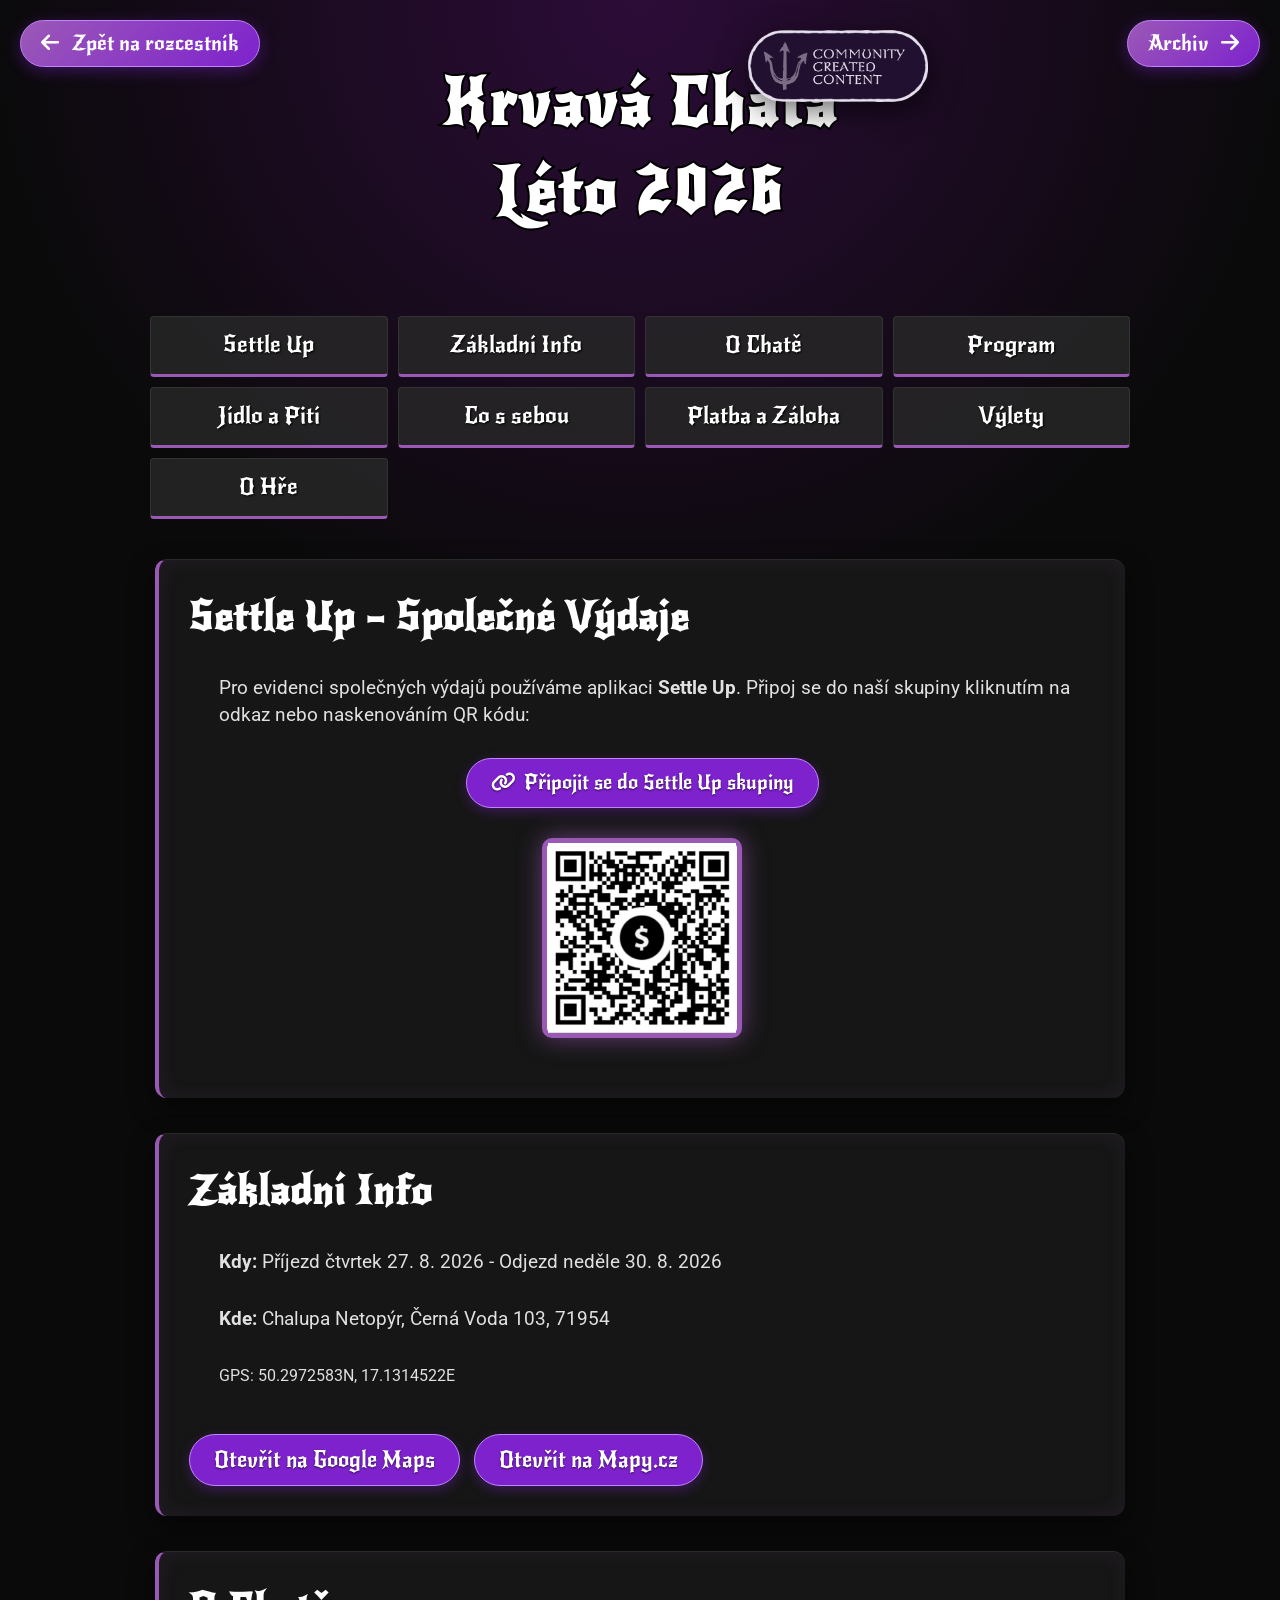
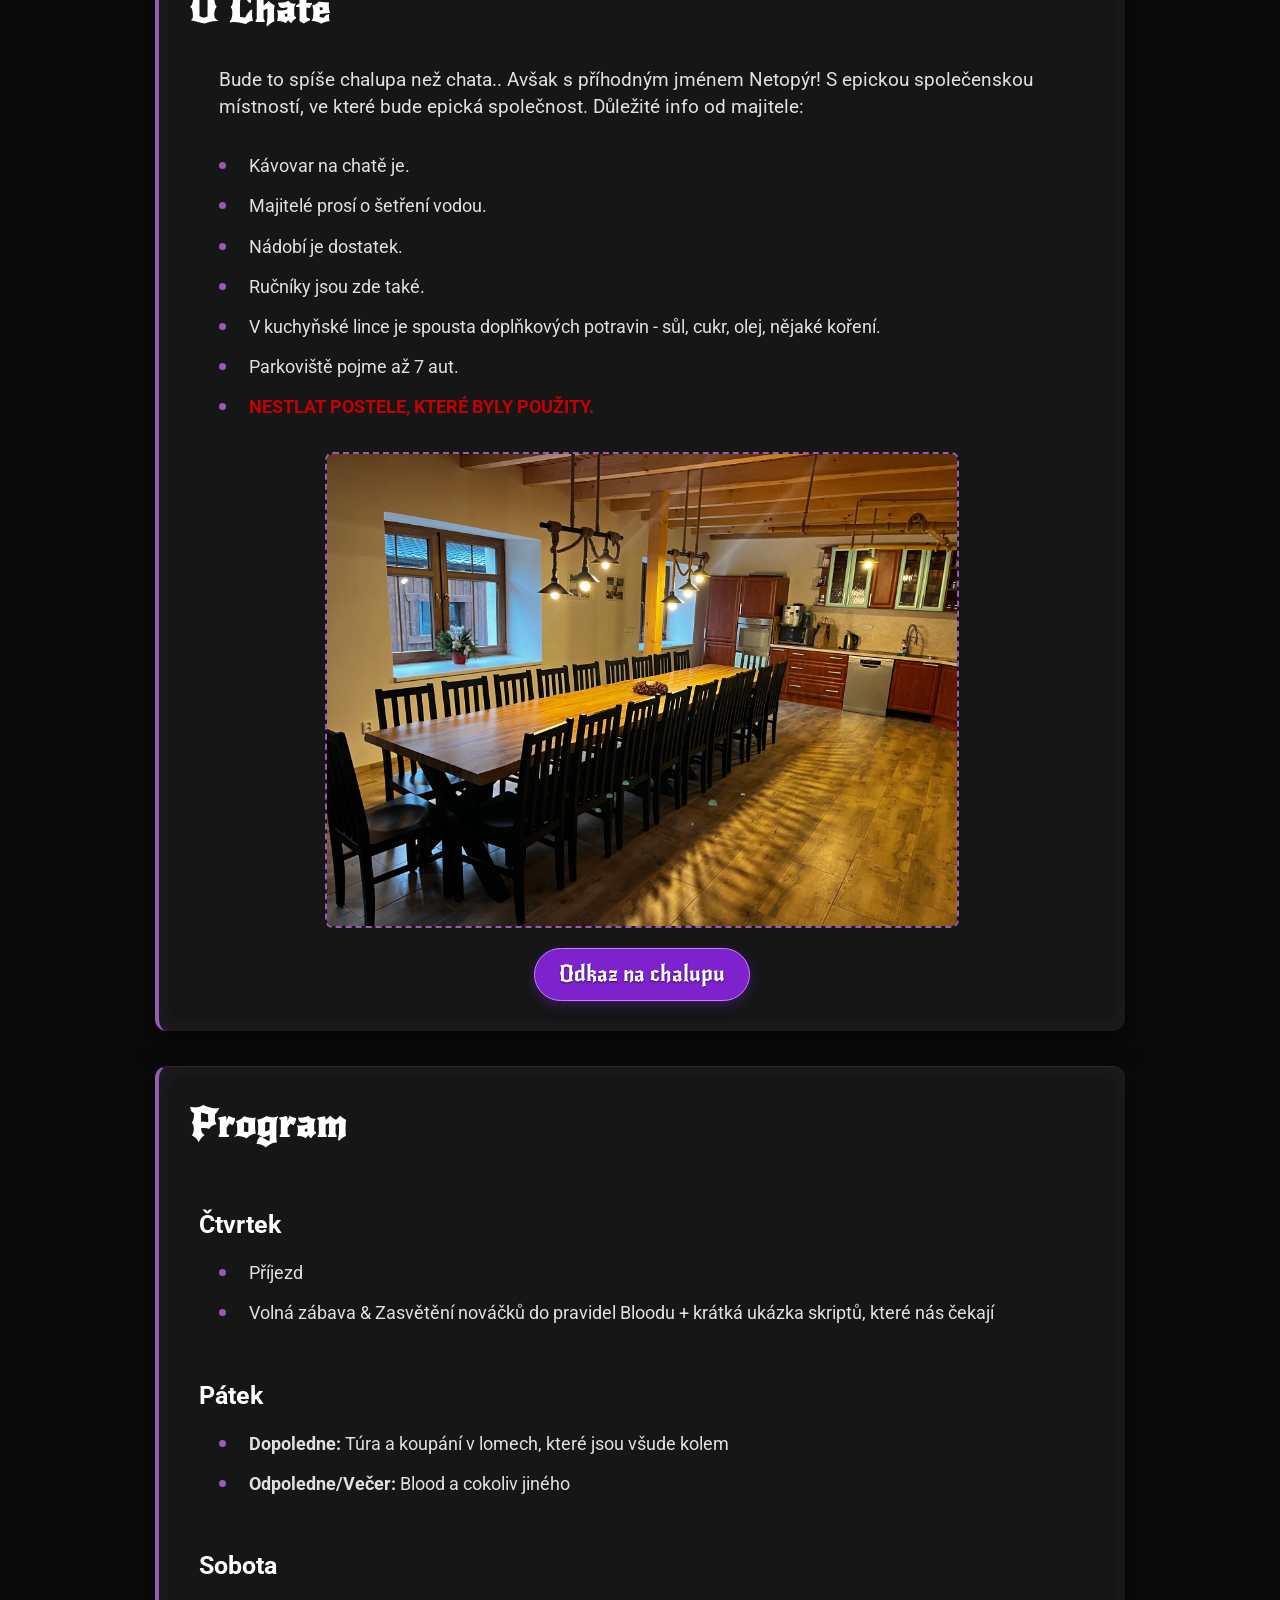
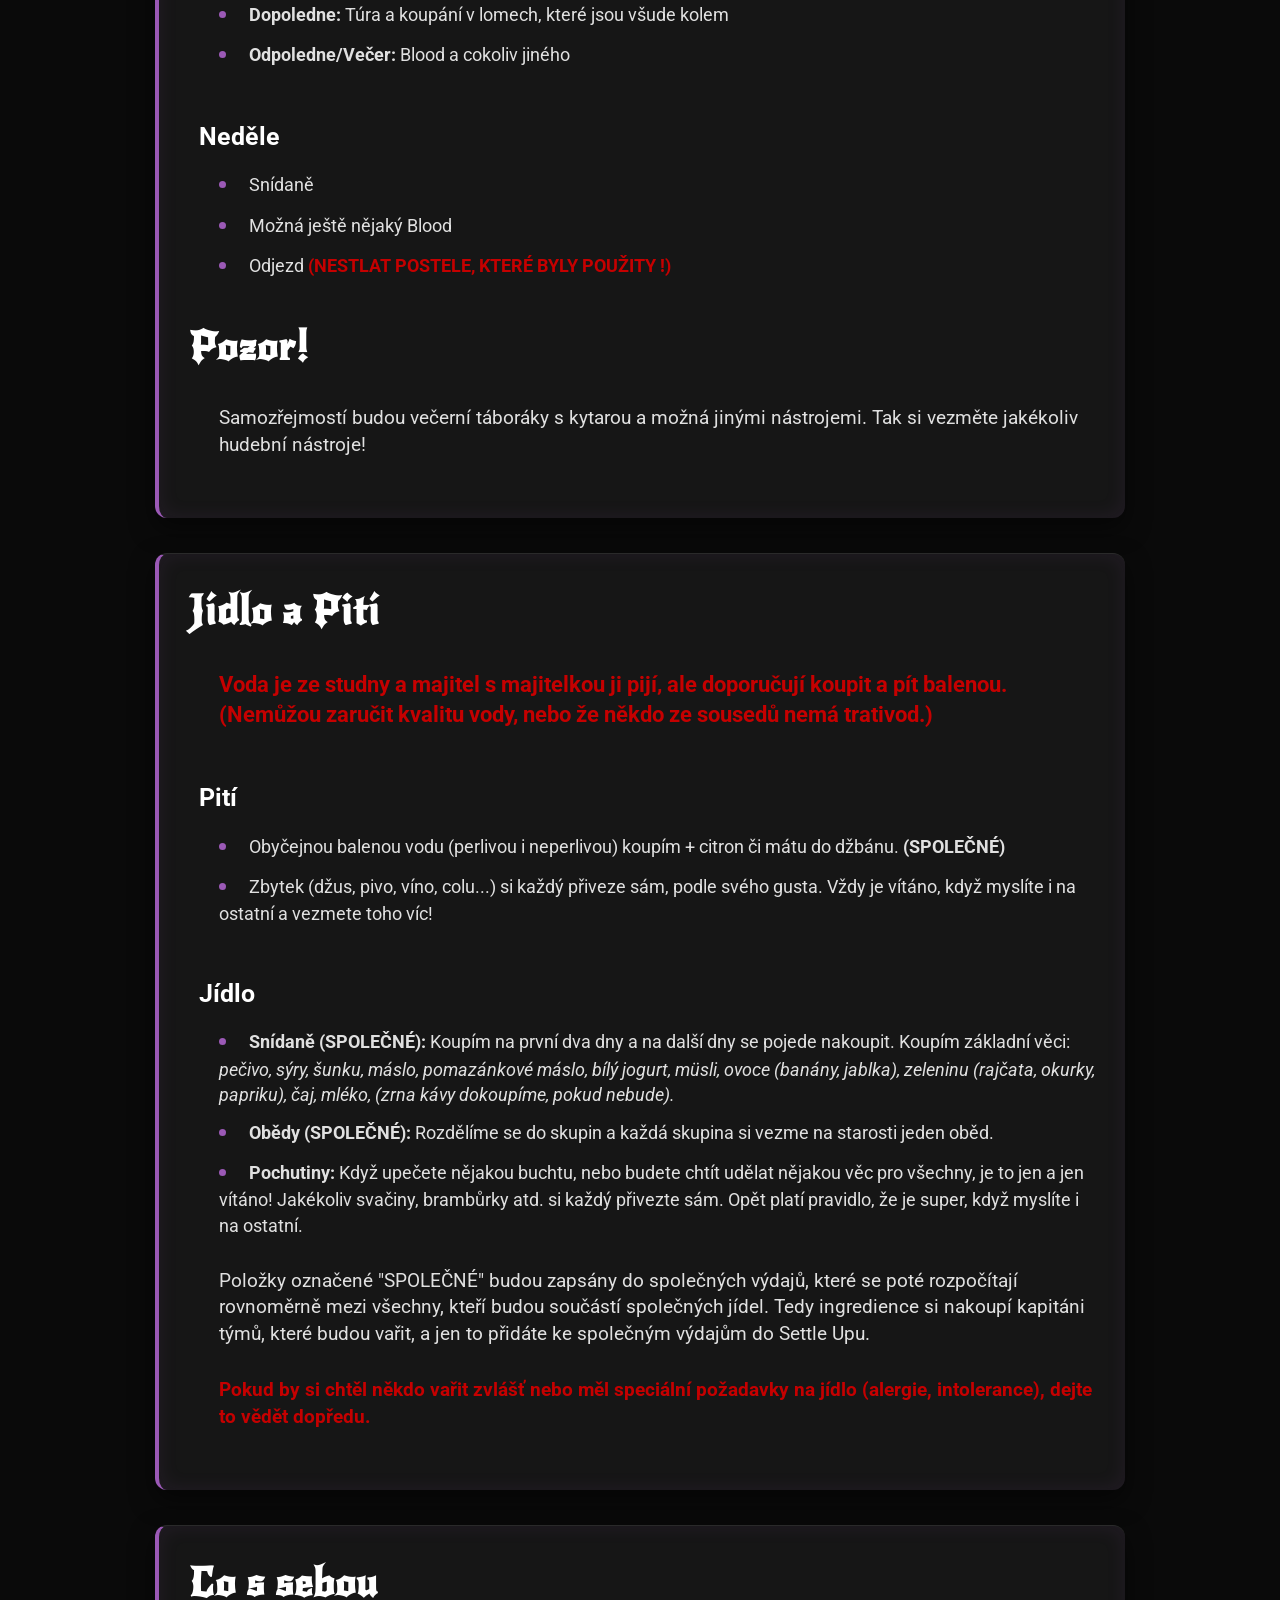
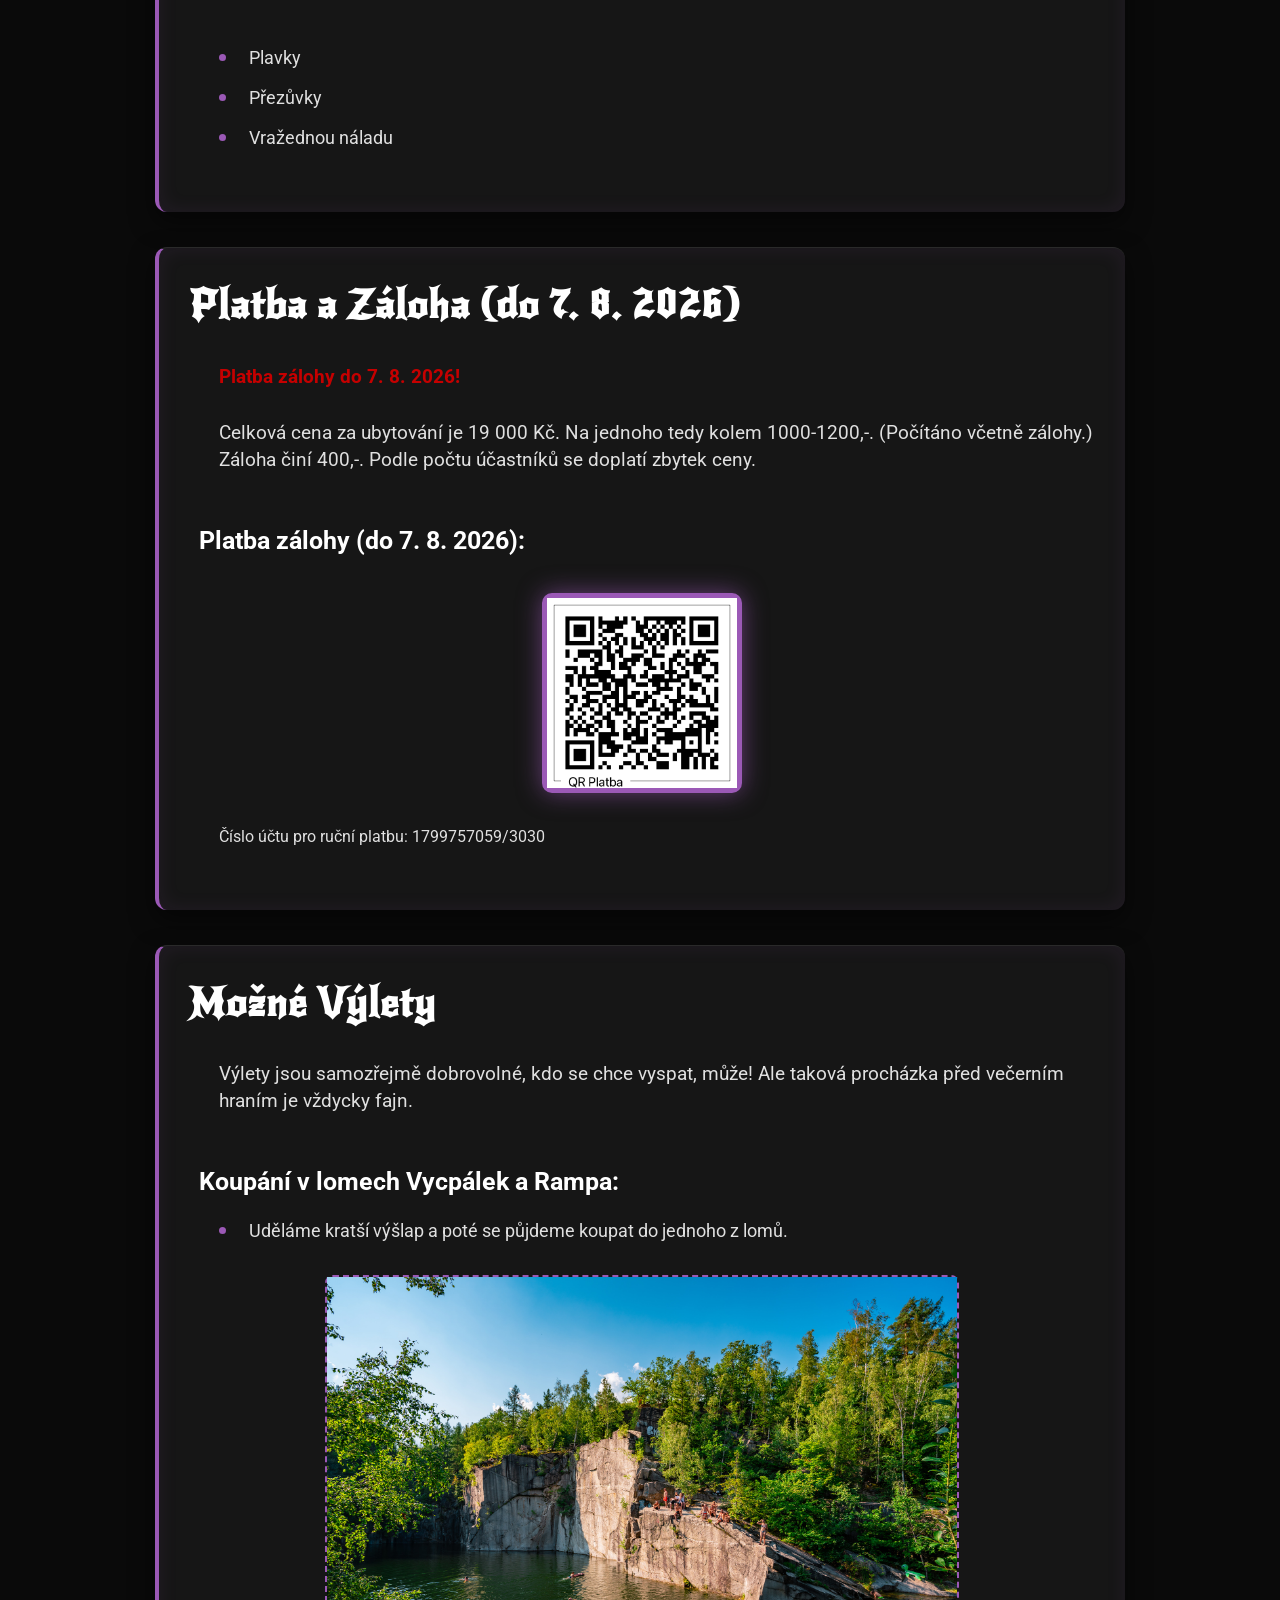
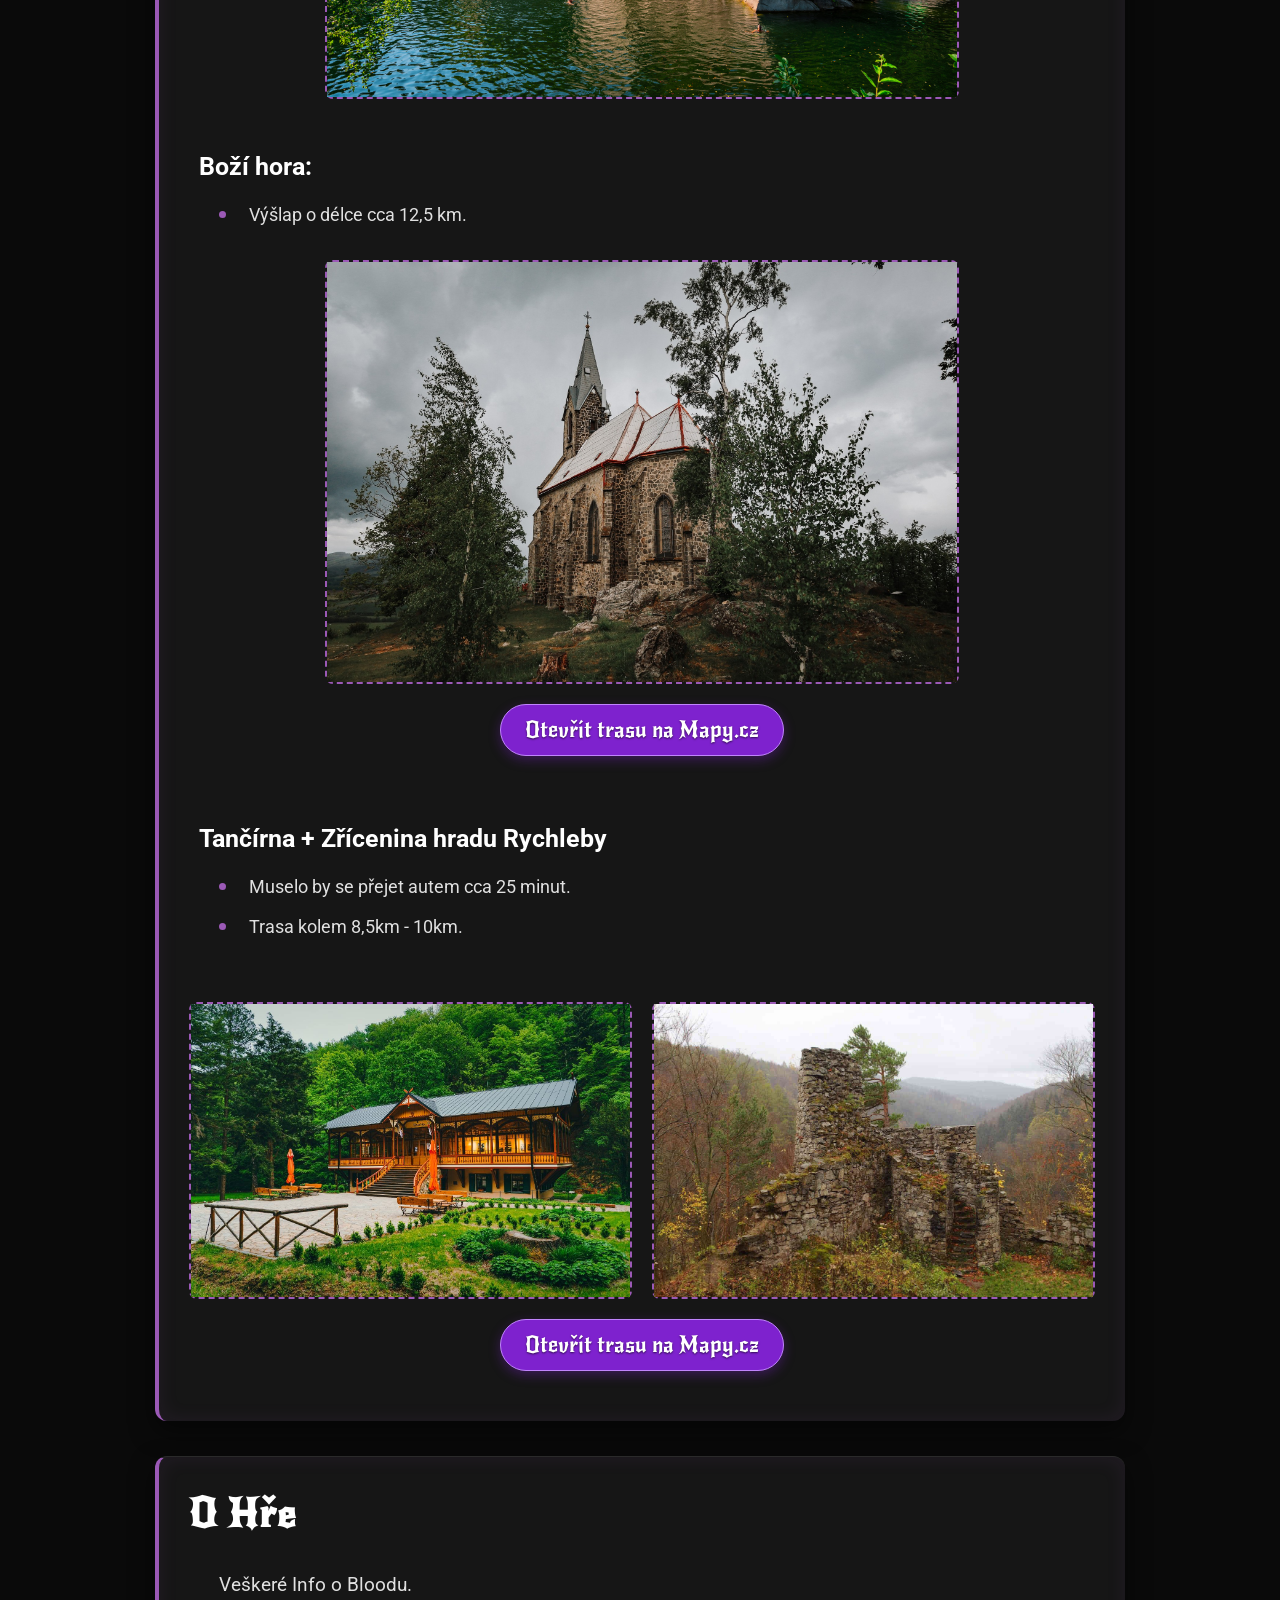
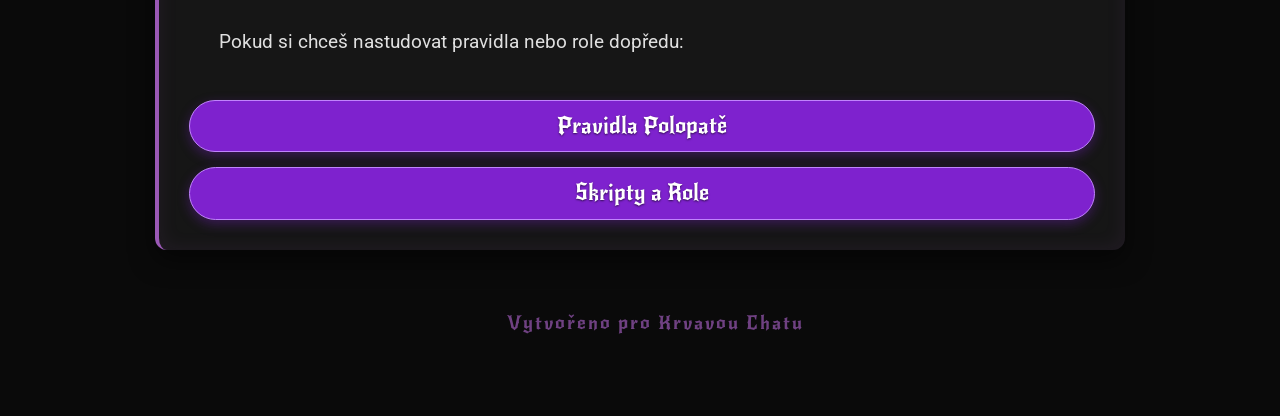
<file: krvava-chata/index.html>
<!doctype html>
<html lang="cs">

<head>
  <meta property="og:title" content="Blood | Krvavá Chata | Léto 2026" />
  <meta property="og:description" content="Blood | Krvavá Chata | Léto 2026" />
  <meta property="og:image" content="https://kinaaj.github.io/krvava_chata/assets/img/head.png" />
  <meta property="og:url" content="https://kinaaj.github.io/krvava_chata/2026/zima/" />
  <meta property="og:type" content="website" />
  <meta charset="UTF-8" />
  <meta name="viewport" content="width=device-width, initial-scale=1.0" />
  <link rel="apple-touch-icon" href="../../assets/img/head.png" />
  <link rel="icon" type="image/png" href="../../assets/img/head.png" />
  <meta name="robots" content="noindex, nofollow">

  <title>Blood | Krvavá Chata | Léto 2026</title>

  <link rel="preconnect" href="https://fonts.googleapis.com" />
  <link rel="preconnect" href="https://fonts.gstatic.com" crossorigin />
  <link href="https://fonts.googleapis.com/css2?family=New+Rocker&family=Roboto:wght@300;400;700&display=swap"
    rel="stylesheet" />
  <link rel="stylesheet" href="https://cdnjs.cloudflare.com/ajax/libs/font-awesome/6.0.0/css/all.min.css" />

  <link rel="stylesheet" href="../assets/css/style.css" />
</head>

<body>
  <a href="../" class="back-btn"><i class="fa-solid fa-arrow-left" style="margin-right: 8px;"></i> Zpět na
    rozcestník</a>
  <a href="./archiv/" class="next-btn">Archiv <i class="fa-solid fa-arrow-right" style="margin-left: 8px;"></i></a>

  <header>
    <div class="header-container">
      <div class="logo-wrapper">
        <h1 style="text-align: center; margin-bottom: 20px">
          Krvavá Chata <br>Léto 2026
        </h1>
        <!-- <div class="stamp-completed">
                    Proběhlo
                </div> -->
        <img src="./../assets/img/community-logo2.png" alt="Community Logo" class="community-logo" />
      </div>
    </div>
  </header>

  <!-- <div class="top-gallery-banner">
        Tato chata je již za námi! Děkujeme za hru.
    </div> -->

  <nav>
    <a href="#settleup">Settle Up</a>
    <a href="#info">Základní Info</a>
    <a href="#chata">O Chatě</a>
    <a href="#program">Program</a>
    <a href="#jidlo">Jídlo a Pití</a>
    <a href="#s-sebou">Co s sebou</a>
    <a href="#platba">Platba a Záloha</a>
    <a href="#vylety">Výlety</a>
    <a href="#blood">O Hře</a>
  </nav>

  <main>
    <section id="settleup">
      <h2>Settle Up – Společné Výdaje</h2>
      <p>
        Pro evidenci společných výdajů používáme aplikaci <strong>Settle Up</strong>.
        Připoj se do naší skupiny kliknutím na odkaz nebo naskenováním QR kódu:
      </p>
      <a href="https://join.settleup.app/vI6WbBxiFOIn0ZMvYVkT" target="_blank" class="map-link"
        style="display: block; width: fit-content; margin: 20px auto; font-size: 1.1rem;">
        <i class="fa-solid fa-link" style="margin-right: 8px;"></i>Připojit se do Settle Up skupiny
      </a>
      <div class="qr-placeholder">
        <img src="settleup_qrcode.png" alt="Settle Up QR kód" style="width: 100%; height: 100%; object-fit: contain;" />
      </div>
    </section>

    <section id="info">
      <h2>Základní Info</h2>
      <p>
        <strong>Kdy:</strong> Příjezd čtvrtek 27. 8. 2026 - Odjezd neděle 30.
        8. 2026
      </p>
      <p><strong>Kde:</strong> Chalupa Netopýr, Černá Voda 103, 71954</p>
      <p><small>GPS: 50.2972583N, 17.1314522E</small></p>
      <a href="https://maps.app.goo.gl/ExrnGpuLoykU1uMTA" target="_blank" class="map-link"
        style="margin-right: 10px">Otevřít na Google Maps</a>
      <a href="https://mapy.cz/s/juhotezone" target="_blank" class="map-link" style>Otevřít na Mapy.cz</a>
    </section>

    <section id="chata">
      <h2>O Chatě</h2>
      <p>
        Bude to spíše chalupa než chata.. Avšak s příhodným jménem Netopýr! S
        epickou společenskou místností, ve které bude epická společnost.
        Důležité info od majitele:
      </p>
      <ul>
        <li>Kávovar na chatě je.</li>
        <li>Majitelé prosí o šetření vodou.</li>
        <li>Nádobí je dostatek.</li>
        <li>Ručníky jsou zde také.</li>
        <li>
          V kuchyňské lince je spousta doplňkových potravin - sůl, cukr, olej,
          nějaké koření.
        </li>
        <li>Parkoviště pojme až 7 aut.</li>
        <li>
          <span class="highlight">NESTLAT POSTELE, KTERÉ BYLY POUŽITY.</span>
        </li>
      </ul>
      <img class="placeholder-img" src="assets/img/2026/spolecenska_mistnost.jpg" style="width: 70%; margin: 0 auto" />
      <a href="https://chalupa-netopyr.webnode.cz/" target="_blank" class="map-link"
        style="display: block; width: fit-content; margin: 20px auto 0px auto">
        Odkaz na chalupu
      </a>
    </section>

    <section id="program">
      <h2>Program</h2>
      <h3>Čtvrtek</h3>
      <ul>
        <li>Příjezd</li>
        <li>
          Volná zábava & Zasvětění nováčků do pravidel Bloodu + krátká ukázka
          skriptů, které nás čekají
        </li>
      </ul>

      <h3>Pátek</h3>
      <ul>
        <li>
          <strong>Dopoledne:</strong> Túra a koupání v lomech, které jsou
          všude kolem
        </li>
        <li><strong>Odpoledne/Večer:</strong> Blood a cokoliv jiného</li>
      </ul>

      <h3>Sobota</h3>
      <ul>
        <li>
          <strong>Dopoledne:</strong> Túra a koupání v lomech, které jsou
          všude kolem
        </li>
        <li><strong>Odpoledne/Večer:</strong> Blood a cokoliv jiného</li>
      </ul>

      <h3>Neděle</h3>
      <ul>
        <li>Snídaně</li>
        <li>Možná ještě nějaký Blood</li>
        <li>
          Odjezd
          <span class="highlight">(NESTLAT POSTELE, KTERÉ BYLY POUŽITY !)</span>
        </li>
      </ul>
      <h2 style="margin-top: 40px">Pozor!</h2>

      <p>
        Samozřejmostí budou večerní táboráky s kytarou a možná jinými
        nástrojemi. Tak si vezměte jakékoliv hudební nástroje!
      </p>
    </section>

    <section id="jidlo">
      <h2>Jídlo a Pití</h2>
      <p class="highlight" style="font-size: 1.2rem">
        Voda je ze studny a majitel s majitelkou ji pijí, ale doporučují
        koupit a pít balenou. (Nemůžou zaručit kvalitu vody, nebo že někdo ze
        sousedů nemá trativod.)
      </p>

      <h3>Pití</h3>
      <ul>
        <li>
          Obyčejnou balenou vodu (perlivou i neperlivou) koupím + citron či
          mátu do džbánu.
          <strong>(SPOLEČNÉ)</strong>
        </li>
        <li>
          Zbytek (džus, pivo, víno, colu...) si každý přiveze sám, podle svého
          gusta. Vždy je vítáno, když myslíte i na ostatní a vezmete toho víc!
        </li>
      </ul>

      <h3>Jídlo</h3>
      <ul>
        <li>
          <strong>Snídaně (SPOLEČNÉ):</strong> Koupím na první dva dny a na
          další dny se pojede nakoupit. Koupím základní věci:
          <em>pečivo, sýry, šunku, máslo, pomazánkové máslo, bílý jogurt,
            müsli, ovoce (banány, jablka), zeleninu (rajčata, okurky,
            papriku), čaj, mléko, (zrna kávy dokoupíme, pokud nebude).</em>
        </li>
        <li>
          <strong>Obědy (SPOLEČNÉ):</strong> Rozdělíme se do skupin a každá
          skupina si vezme na starosti jeden oběd.
        </li>
        <li>
          <strong>Pochutiny:</strong> Když upečete nějakou buchtu, nebo budete
          chtít udělat nějakou věc pro všechny, je to jen a jen vítáno!
          Jakékoliv svačiny, brambůrky atd. si každý přivezte sám. Opět platí
          pravidlo, že je super, když myslíte i na ostatní.
        </li>
      </ul>

      <p>
        Položky označené "SPOLEČNÉ" budou zapsány do společných výdajů, které
        se poté rozpočítají rovnoměrně mezi všechny, kteří budou součástí
        společných jídel. Tedy ingredience si nakoupí kapitáni týmů, které budou vařit, a jen to
        přidáte ke společným výdajům do Settle Upu.
      </p>

      <p class="highlight">
        Pokud by si chtěl někdo vařit zvlášť nebo měl speciální požadavky na
        jídlo (alergie, intolerance), dejte to vědět dopředu.
      </p>
    </section>

    <section id="s-sebou">
      <h2>Co s sebou</h2>
      <ul>
        <li>Plavky</li>
        <li>Přezůvky</li>
        <li>Vražednou náladu</li>
      </ul>
    </section>

    <section id="platba">
      <h2>Platba a Záloha (do 7. 8. 2026)</h2>
      <p><span class="highlight">Platba zálohy do 7. 8. 2026!</span></p>
      <p>
        Celková cena za ubytování je 19 000 Kč. Na jednoho tedy kolem
        1000-1200,-. (Počítáno včetně zálohy.) Záloha činí 400,-. Podle počtu
        účastníků se doplatí zbytek ceny.
      </p>

      <h3>Platba zálohy (do 7. 8. 2026):</h3>
      <div class="qr-placeholder">
        <img src="assets/img/2026/qr_code.png" alt="QR kód" style="width: 100%; height: 100%; object-fit: contain" />
      </div>

      <p><small>Číslo účtu pro ruční platbu: 1799757059/3030</small></p>
    </section>

    <section id="vylety">
      <h2>Možné Výlety</h2>
      <p>
        Výlety jsou samozřejmě dobrovolné, kdo se chce vyspat, může! Ale
        taková procházka před večerním hraním je vždycky fajn.
      </p>
      <h3>Koupání v lomech Vycpálek a Rampa:</h3>
      <ul>
        <li>
          Uděláme kratší výšlap a poté se půjdeme koupat do jednoho z lomů.
        </li>
      </ul>

      <div class="placeholder-img" style="width: 70%; margin: 0 auto">
        <img src="assets/img/2026/zatopeny-lom-rampa_rychlebske-hory-01.jpg" alt="Kaltenštejn"
          style="width: 100%; height: 100%; object-fit: contain" />
      </div>
      <h3>Boží hora:</h3>
      <ul>
        <li>Výšlap o délce cca 12,5 km.</li>
      </ul>

      <div class="placeholder-img" style="width: 70%; margin: 0 auto">
        <img src="assets/img/2026/kostel.jpg" alt="Boží hora" style="width: 100%; height: 100%; object-fit: contain" />
      </div>

      <a href="https://mapy.cz/s/musonurono" target="_blank" class="map-link" style="
            display: block;
            width: fit-content;
            margin: 20px auto 60px auto;
          ">
        Otevřít trasu na Mapy.cz
      </a>

      <h3>Tančírna + Zřícenina hradu Rychleby</h3>
      <ul>
        <li>Muselo by se přejet autem cca 25 minut.</li>
        <li>Trasa kolem 8,5km - 10km.</li>
      </ul>

      <div class="gallery-container">
        <div class="placeholder-img">
          <img src="assets/img/2026/tancirna.jpg" alt="Tančírna" style="width: 100%; height: 100%; object-fit: cover" />
        </div>

        <div class="placeholder-img">
          <img src="assets/img/2026/zricenina-hradu-rychleby.jpg" alt="Rychleby"
            style="width: 100%; height: 100%; object-fit: cover" />
        </div>
      </div>

      <a href="https://mapy.com/s/ralotubade" target="_blank" class="map-link"
        style="display: block; width: fit-content; margin: 20px auto">
        Otevřít trasu na Mapy.cz
      </a>
    </section>

    <section id="blood">
      <h2>O Hře</h2>
      <p>Veškeré Info o Bloodu.</p>
      <p>Pokud si chceš nastudovat pravidla nebo role dopředu:</p>
      <div style="
            display: flex;
            flex-direction: column;
            gap: 15px;
            align-items: flex-start;
          ">
        <a href="/blood/pravidla/" target="_blank" class="map-link" style="width: 100%; text-align: center">
          Pravidla Polopatě
        </a>
      </div>
      <div>
        <a href="/blood" target="_blank" class="map-link" style="width: 100%; text-align: center">
          Skripty a Role
        </a>
      </div>
    </section>
  </main>

  <footer>
    <p>Vytvořeno pro Krvavou Chatu</p>
  </footer>
</body>

</html>
</file>
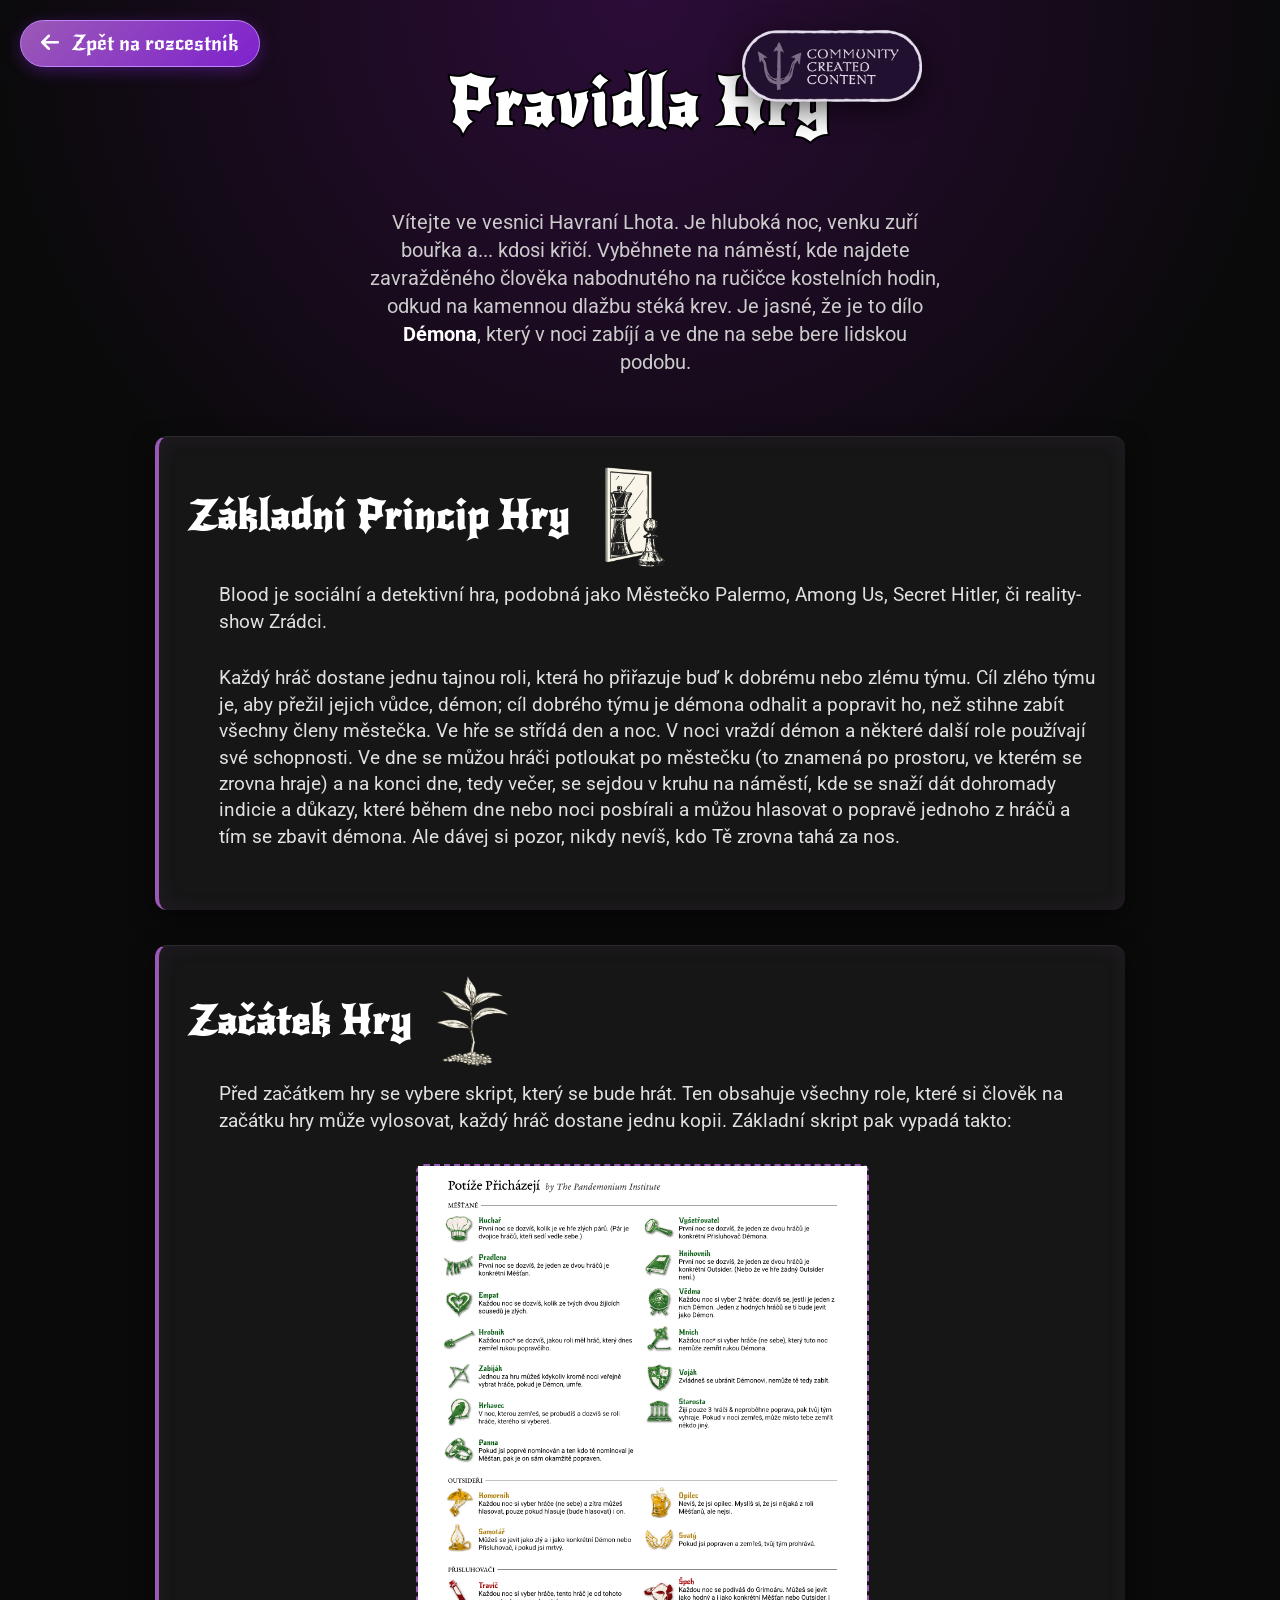
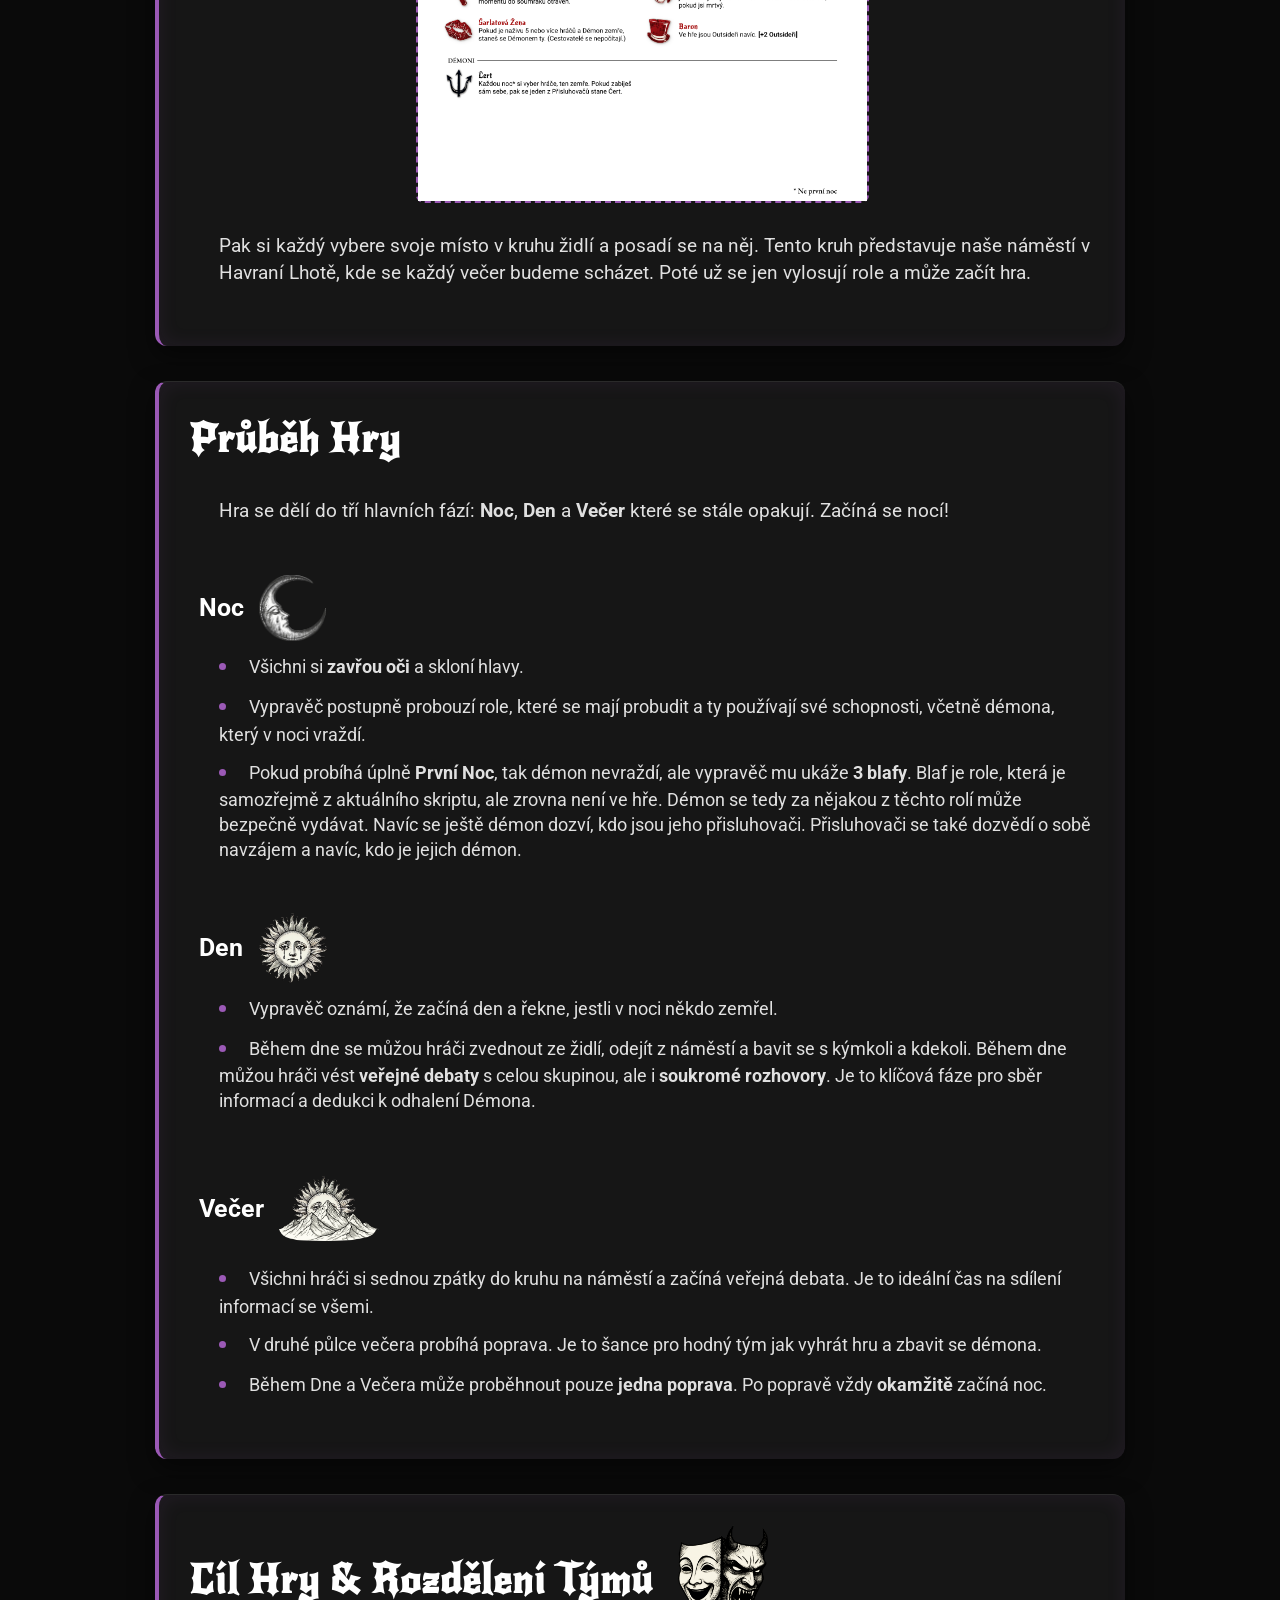
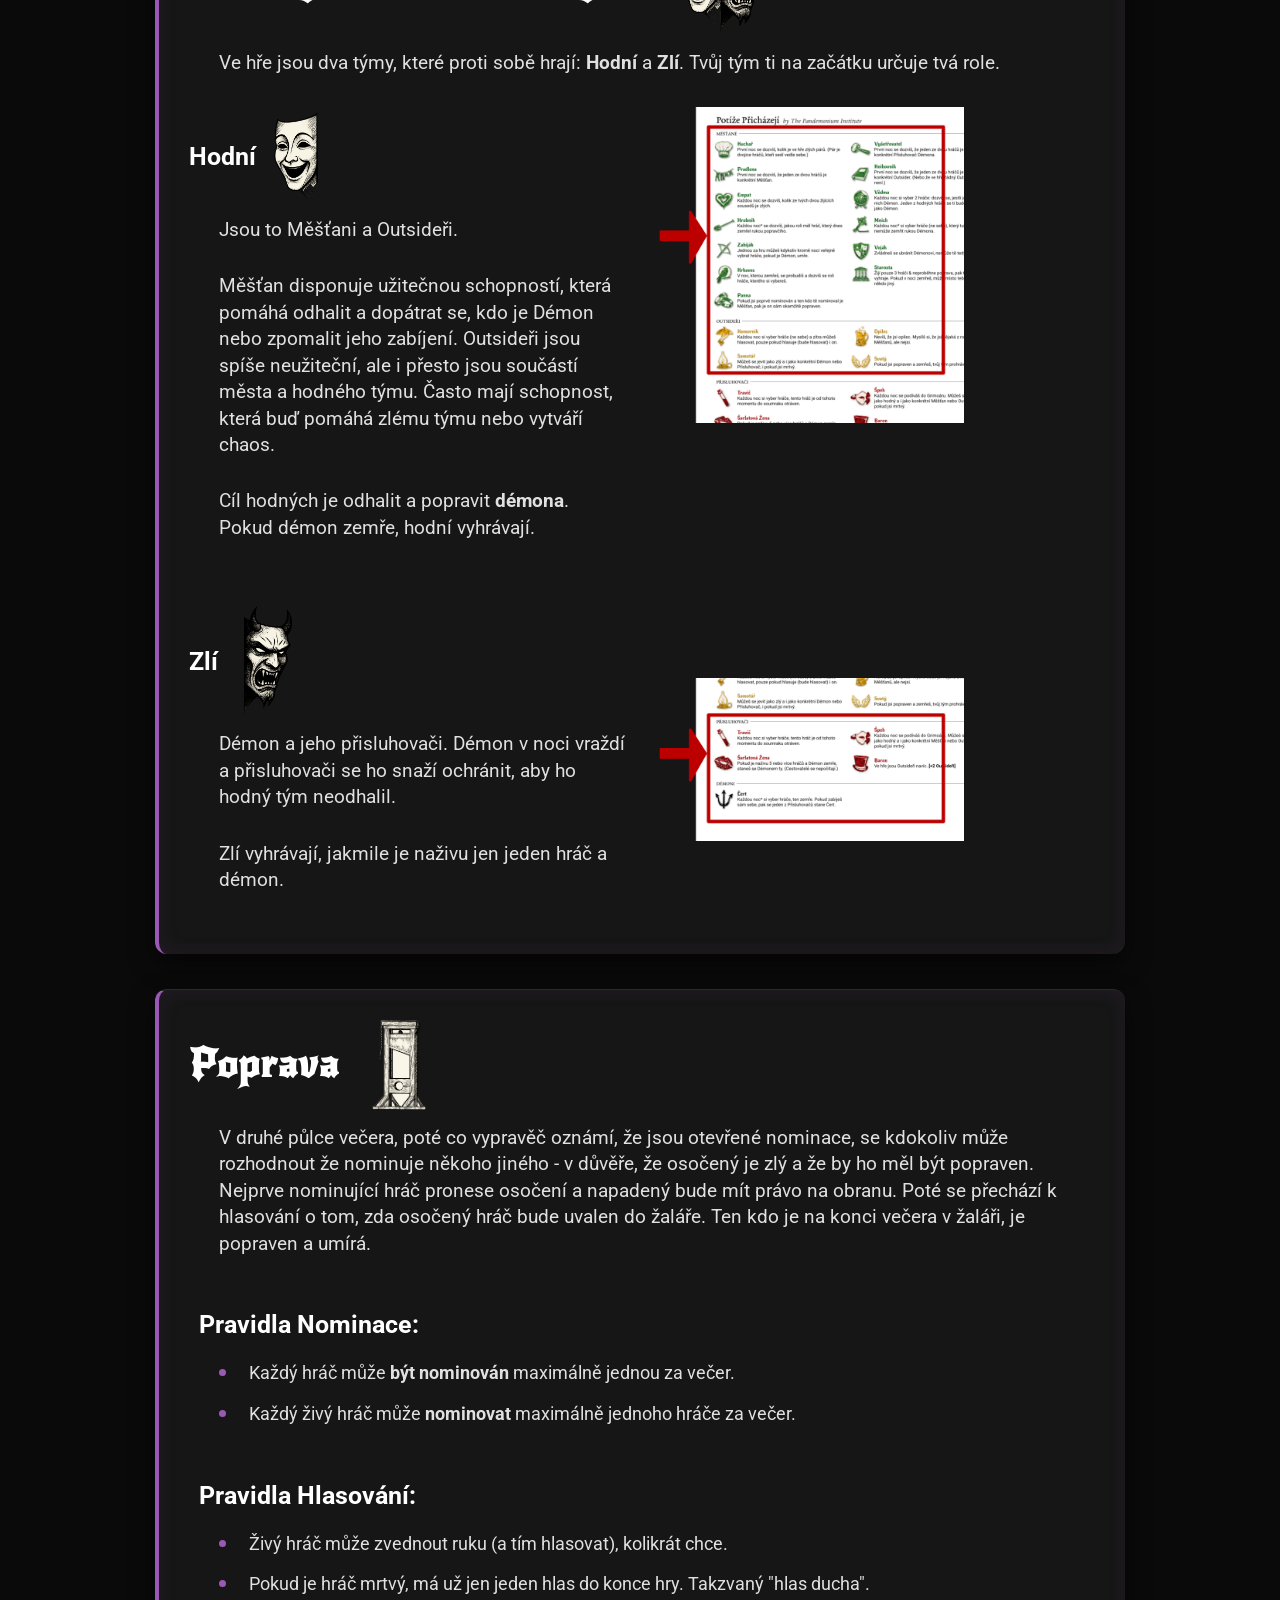
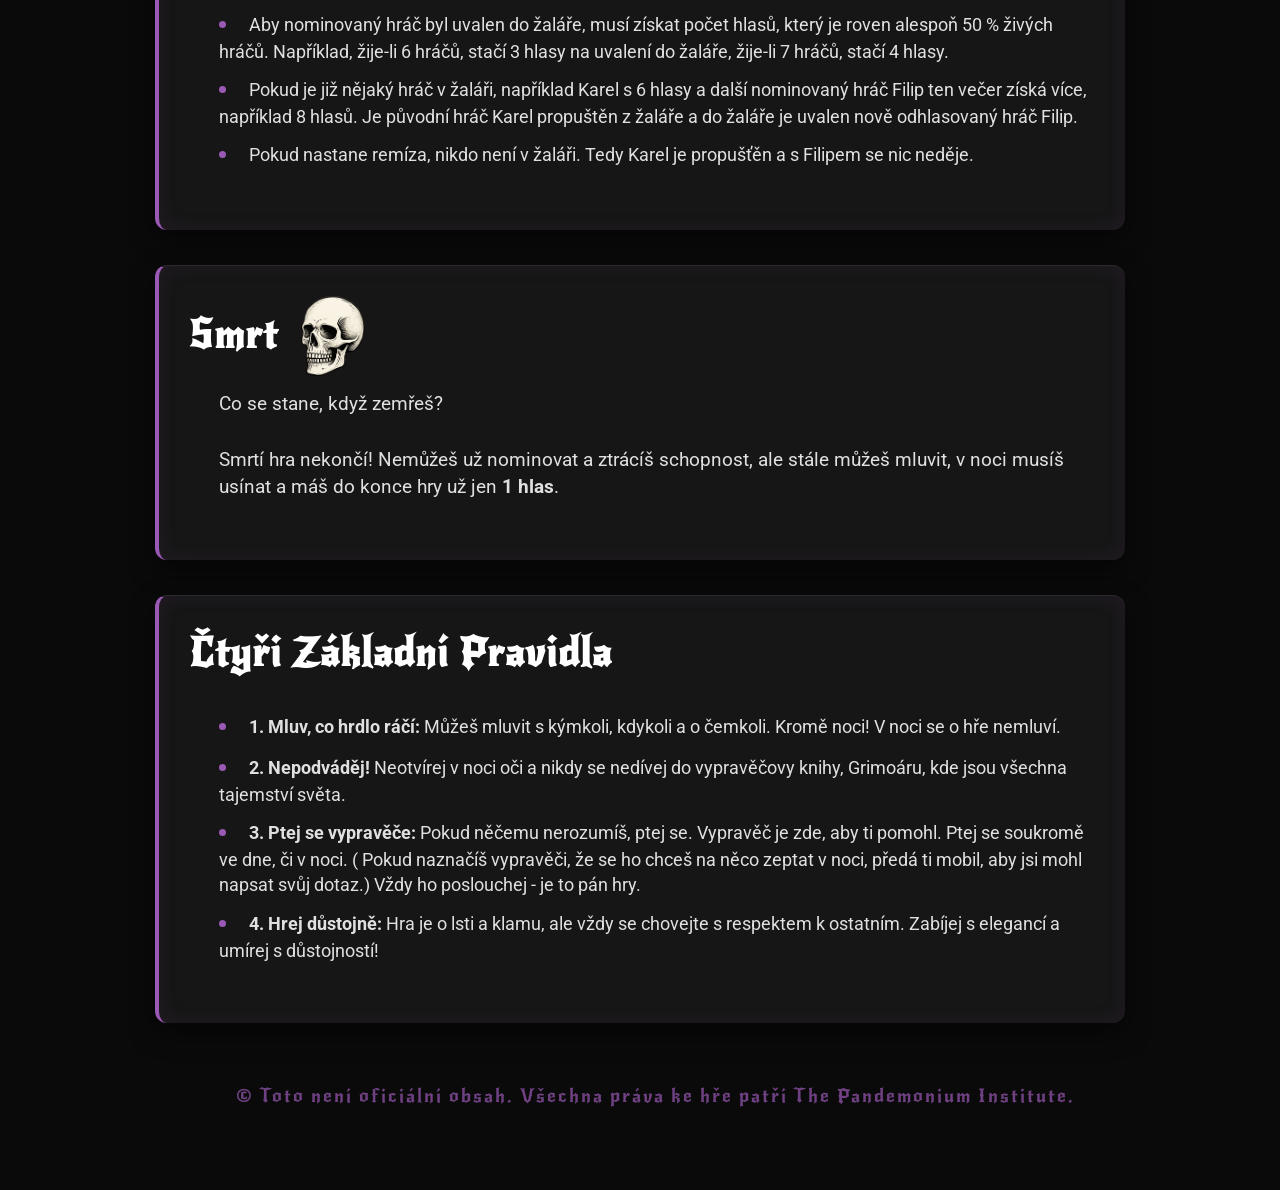
<file: pravidla/index.html>
<!doctype html>
<html lang="cs">

<head>
  <meta charset="UTF-8" />
  <meta name="viewport" content="width=device-width, initial-scale=1.0" />
  <meta name="robots" content="noindex, nofollow">

  <link rel="apple-touch-icon" href="../assets/img/head.png" />
  <link rel="icon" type="image/png" href="../assets/img/head.png" />

  <title>Blood | Pravidla</title>

  <link rel="preconnect" href="https://fonts.googleapis.com" />
  <link rel="preconnect" href="https://fonts.gstatic.com" crossorigin />
  <link href="https://fonts.googleapis.com/css2?family=New+Rocker&family=Roboto:wght@300;400;700&display=swap"
    rel="stylesheet" />
  <link rel="stylesheet" href="https://cdnjs.cloudflare.com/ajax/libs/font-awesome/6.0.0/css/all.min.css" />
  <!-- Odkaz směřuje o složku výš (../) -->
  <link rel="stylesheet" href="../assets/css/style.css" />
</head>

<body>
  <!-- Tlačítko pro návrat na hlavní rozcestník -->
  <a href="../" class="back-btn"><i class="fa-solid fa-arrow-left" style="margin-right: 8px;"></i> Zpět na
    rozcestník</a>

  <header>
    <div class="header-container">
      <div class="logo-wrapper">
        <h1 style="text-align: center; margin-bottom: 20px">Pravidla Hry</h1>
        <img src="./../assets/img/community-logo2.png" alt="Community Logo" class="community-logo" />
      </div>
    </div>
  </header>

  <main>
    <div style="margin-bottom: 60px">
      <p class="intro-text" style="font-size: 20px;">
        Vítejte ve vesnici Havraní Lhota. Je hluboká noc, venku zuří bouřka
        a... kdosi křičí. Vyběhnete na náměstí, kde najdete zavražděného
        člověka nabodnutého na ručičce kostelních hodin, odkud na kamennou
        dlažbu stéká krev. Je jasné, že je to dílo
        <span class="highlight" style="color: white">Démona</span>, který v
        noci zabíjí a ve dne na sebe bere lidskou podobu.
      </p>
    </div>
    <section>
      <h2 class="icon-heading" style="margin-top:0px; margin-bottom: 10px; padding-left: 0px;">Základní Princip Hry <img
          src="../assets/img/princip-icon.png" alt="Ikona Slunce" class="heading-icon"
          style="width: 100px; height: 100px" />
      </h2>
      <p>
        Blood je sociální a detektivní hra, podobná jako Městečko Palermo, Among
        Us, Secret Hitler, či reality-show Zrádci.
      </p>

      <p>
        Každý hráč dostane jednu tajnou roli, která ho přiřazuje buď k dobrému nebo zlému týmu. Cíl zlého týmu je, aby
        přežil jejich vůdce, démon; cíl dobrého týmu je démona odhalit a popravit ho, než stihne zabít všechny členy
        městečka. Ve hře se střídá den a noc. V noci vraždí démon a některé další role používají své schopnosti. Ve dne
        se můžou hráči potloukat po městečku (to znamená po prostoru, ve kterém se zrovna hraje) a na konci dne, tedy
        večer, se sejdou v kruhu na náměstí, kde se snaží dát dohromady indicie a důkazy, které během dne nebo noci
        posbírali a můžou hlasovat o popravě jednoho z hráčů a tím se zbavit démona. Ale dávej si pozor, nikdy nevíš,
        kdo Tě zrovna tahá za nos.
      </p>
    </section>
    <section>
      <h2 class="icon-heading" style="margin-top:0px; margin-bottom: 10px; padding-left: 0px;">Začátek Hry <img
          src="../assets/img/beginning-icon2.png" alt="Ikona Slunce" class="heading-icon"
          style="width: 90px; height: 90px" />
      </h2>

      <p>
        Před začátkem hry se vybere skript, který se bude hrát. Ten obsahuje všechny role, které si člověk na začátku
        hry může vylosovat, každý hráč dostane jednu kopii. Základní skript pak vypadá takto:
      </p>
      <!-- Pravá část: Obrázek -->
      <div class="placeholder-img" style="width: 50%; margin: 30px auto; margin-bottom: 30px">
        <img src="./../assets/img/skript1.png" alt="skript" style="width: 100%; height: 100%; object-fit: contain" />
      </div>

      <p>
        Pak si každý vybere svoje místo v kruhu židlí a posadí se na něj.
        Tento kruh představuje naše náměstí v Havraní Lhotě, kde se každý
        večer budeme scházet. Poté už se jen vylosují role a může začít hra.
      </p>
    </section>

    <section>
      <h2>Průběh Hry</h2>
      <p>
        Hra se dělí do tří hlavních fází: <strong>Noc</strong>,
        <strong>Den</strong> a <strong>Večer</strong> které se stále opakují.
        Začíná se nocí!
      </p>

      <h3 class="icon-heading">
        Noc

        <img src="../assets/img/moon-icon3.png" alt="Ikona Měsíce" class="heading-icon"
          style="width: 67px; height: 67px" />
      </h3>
      <ul>
        <li>Všichni si <strong>zavřou oči</strong> a skloní hlavy.</li>
        <li>
          Vypravěč postupně probouzí role, které se mají probudit a ty používají své schopnosti, včetně démona, který v
          noci vraždí.
        </li>
        <li>
          Pokud probíhá úplně <strong>První Noc</strong>, tak démon nevraždí,
          ale vypravěč mu ukáže <strong>3 blafy</strong>. Blaf je role, která je
          samozřejmě z aktuálního skriptu, ale zrovna není ve hře. Démon se tedy za nějakou z těchto rolí může bezpečně
          vydávat. Navíc se
          ještě démon dozví, kdo jsou jeho přisluhovači. Přisluhovači se také
          dozvědí o sobě navzájem a navíc, kdo je jejich démon.
        </li>
      </ul>

      <h3 class="icon-heading">
        Den

        <img src="../assets/img/sun-icon.png" alt="Ikona Slunce" class="heading-icon"
          style="width: 70px; height: 70px" />
      </h3>
      <ul>
        <li>
          Vypravěč oznámí, že začíná den a řekne, jestli v noci někdo zemřel.
        </li>
        <li>
          Během dne se můžou hráči zvednout ze židlí, odejít z náměstí a bavit se s
          kýmkoli a kdekoli. Během dne můžou hráči vést
          <strong>veřejné debaty</strong> s celou skupinou, ale i
          <strong>soukromé rozhovory</strong>. Je to klíčová fáze pro sběr
          informací a dedukci k odhalení Démona.
        </li>
      </ul>
      <h3 class="icon-heading">
        Večer

        <img src="../assets/img/evening-icon.png" alt="Ikona Večera" class="heading-icon"
          style="width: 100px; height: 90px; padding-left: 0" />
      </h3>
      <ul>
        <li>
          Všichni hráči si sednou zpátky do kruhu na náměstí a začíná veřejná
          debata. Je to ideální čas na sdílení informací se všemi.
        </li>
        <li>
          V druhé půlce večera probíhá poprava. Je to šance pro hodný tým jak vyhrát
          hru a zbavit se démona.
        </li>
        <li>
          Během Dne a Večera může proběhnout pouze
          <strong>jedna poprava</strong>. Po popravě vždy
          <strong>okamžitě</strong> začíná noc.
        </li>
      </ul>
    </section>


    <section>
      <h2 class="icon-heading" style="margin-top:0px; margin-bottom: 10px; padding-left: 0px;">Cíl Hry & Rozdělení Týmů
        <img src="../assets/img/teams-icon.png" alt="Ikona Týmů" class="heading-icon"
          style="width: 110px; height: 110px" />
      </h2>
      <p>
        Ve hře jsou dva týmy, které proti sobě hrají: <b>Hodní</b> a
        <b>Zlí</b>. Tvůj tým ti na začátku určuje tvá role.
      </p>

      <div class="split-content">
        <!-- Levá část: Text -->
        <div class="split-text">
          <h3 class="icon-heading" style="margin-top:0px; margin-bottom: 10px; padding-left: 0px;">Hodní
            <img src="../assets/img/good-team-icon.png" alt="Ikona Hodných" class="heading-icon"
              style="width: 90px; height: 90px;  margin-left: -20px;" />
          </h3>

          <p>Jsou to Měšťani a Outsideři.</p>

          <p>
            Měšťan disponuje užitečnou schopností, která pomáhá odhalit a
            dopátrat se, kdo je Démon nebo zpomalit jeho zabíjení. Outsideři
            jsou spíše neužiteční, ale i přesto jsou součástí města a hodného
            týmu. Často mají schopnost, která buď pomáhá zlému týmu nebo
            vytváří chaos.
          </p>
          <p>
            Cíl hodných je odhalit a popravit <b>démona</b>. Pokud démon
            zemře, hodní vyhrávají.
          </p>
        </div>

        <div class="split-image">
          <img src="./../assets/img/hodni.png" alt="hodni" style="width: 70%; height: 70%; object-fit: contain" />
        </div>
      </div>
      <div class="split-content" style="align-items: center">
        <div class="split-text">
          <h3 class="icon-heading" style="margin-top:0px; margin-bottom: 10px; padding-left: 0px;">Zlí
            <img src="../assets/img/evil-team-icon.png" alt="Ikona Zlých" class="heading-icon"
              style="width: 110px; height: 110px; margin-left: -20px;" />
          </h3>
          <p>
            Démon a jeho přisluhovači. Démon v noci vraždí a
            přisluhovači se ho snaží ochránit, aby ho hodný tým neodhalil.
          </p>
          <p>
            Zlí vyhrávají, jakmile je naživu jen jeden hráč a démon.
          </p>
        </div>

        <div class="split-image">
          <img src="./../assets/img/zli.png" alt="hodni" style="width: 70%; height: 70%; object-fit: contain" />
        </div>
      </div>

      <!-- TODO: Pridat a vysvetlit tabulku rozdeleni poctu roli podle poctu hracu. -->
    </section>

    <section id="poprava">
      <h2 class="icon-heading" style="margin-top:0px; margin-bottom: 10px; padding-left: 0px;">Poprava
        <img src="../assets/img/giotine.png" alt="Ikona Gilotiny" class="heading-icon"
          style="width: 90px; height: 90px" />
      </h2>
      <p>
        V druhé půlce večera, poté co vypravěč oznámí, že jsou otevřené nominace, se kdokoliv může rozhodnout
        že nominuje někoho jiného - v důvěře, že osočený je zlý a že by ho měl být popraven. Nejprve nominující hráč
        pronese osočení a napadený bude mít právo na obranu. Poté se
        přechází k hlasování o tom, zda osočený hráč
        bude uvalen do žaláře. Ten kdo je na konci večera v žaláři, je popraven a umírá.
      </p>
      <h3>Pravidla Nominace:</h3>
      <ul style="margin-top: 10px">
        <li>
          Každý hráč může <b>být nominován</b> maximálně jednou za večer.
        </li>
        <li>
          Každý živý hráč může <b>nominovat</b> maximálně jednoho hráče za večer.
        </li>
      </ul>

      <h3>Pravidla Hlasování:</h3>
      <ul>
        <li>
          Živý hráč může zvednout ruku (a tím hlasovat), kolikrát
          chce.
        </li>
        <li>
          Pokud je hráč mrtvý, má už jen jeden hlas do konce hry. Takzvaný
          "hlas ducha".
        </li>
        <li>
          Aby nominovaný hráč byl uvalen do žaláře, musí získat počet hlasů,
          který je roven alespoň 50 % živých hráčů. Například, žije-li 6
          hráčů, stačí 3 hlasy na uvalení do žaláře, žije-li 7 hráčů, stačí 4
          hlasy.
        </li>
        <li>
          Pokud je již nějaký hráč v žaláři, například Karel s 6 hlasy a další
          nominovaný hráč Filip ten večer získá více, například
          8 hlasů. Je původní hráč Karel propuštěn z žaláře a do žaláře je
          uvalen nově odhlasovaný hráč Filip.
        </li>
        <li>
          Pokud nastane remíza, nikdo není v žaláři. Tedy Karel je propušťěn a s Filipem se nic neděje.
        </li>
      </ul>
    </section>


    <section id="stavy">
      <h2 class="icon-heading" style="margin-top:0px; margin-bottom: 10px; padding-left: 0px;">Smrt <img
          src="../assets/img/dead-icon.png" alt="Ikona Smrti" class="heading-icon" style="width: 80px; height: 80px" />
      </h2>
      <!-- <p>
        V každý okamžik hry se nacházíš v kombinaci těchto 4 dvojic stavů,
        které se v průběhu hry mohou měnit. V jeden moment můžeš být Živý,
        Hodný, Střízlivý a Opilý a v další moment hry třeba stále Živý, ale
        Zlý, Střízlivý a Zdravý. Stav se ti může změnit díky schopnostem
        různých rolí ve hře.
      </p> -->
      <p>
        Co se stane, když zemřeš?
      </p>

      <p>
        Smrtí hra nekončí! Nemůžeš už nominovat a ztrácíš schopnost,
        ale stále můžeš mluvit, v noci musíš usínat a máš do konce hry už jen
        <strong>1 hlas</strong>.
      </p>
    </section>
    <!--
    <div class="state-block">
      <div class="state-card-header">
        <span class="state-option state-good">
          <img src="../assets/img/thumb-up-icon.png" alt="Hodný" class="state-icon" />
          Hodný
        </span>
        <span class="state-divider"></span>
        <span class="state-option state-bad">
          Zlý
          <img src="../assets/img/thumb-down-icon.png" alt="Zlý" class="state-icon" />
        </span>
      </div>
      <div class="state-card-body">
        <div class="state-desc desc-good">
          <p>
            Na začátku jsou to všichni Měšťani a Outsideři. Snažíte se
            odhalit a popravit Démona.
          </p>
        </div>
        <div class="state-desc desc-bad">
          <p>Démon a Přisluhovači. Snaží se vyvraždit město.</p>
        </div>
      </div>
    </div>

    <div class="state-block">
      <div class="state-card-header">
        <span class="state-option state-good">
          <img src="../assets/img/health-icon.png" alt="Zdravý" class="state-icon" />
          Zdravý
        </span>
        <span class="state-divider"></span>
        <span class="state-option state-bad">
          Otrávený
          <img src="../assets/img/jed-icon.png" alt="Otrávený" class="state-icon" style="width: 67px; height: 67px" />
        </span>
      </div>
      <div class="state-card-body">
        <div class="state-desc desc-good">
          <p>
            Tvá schopnost funguje správně a získáváš pravdivé informace.
            Tento stav přebíjí Opilost.
          </p>
        </div>
        <div class="state-desc desc-bad">
          <p>
            Tvá schopnost nefunguje. Od vypravěče můžeš ale také NEMUSÍŠ
            dostávat <strong>nepravdivé informace</strong>. To je čistě na
            vypravěči.
          </p>
        </div>
      </div>
    </div>

    <div class="state-block">
      <div class="state-card-header">
        <span class="state-option state-good">
          <img src="../assets/img/apple-icon.png" alt="Střízlivý" class="state-icon" />
          Střízlivý
        </span>
        <span class="state-divider"></span>
        <span class="state-option state-bad">
          Opilý
          <img src="../assets/img/pivo-icon.png" alt="Opilý" class="state-icon" />
        </span>
      </div>
      <div class="state-card-body">
        <div class="state-desc desc-good">
          <p>
            Tvá schopnost funguje správně a získáváš pravdivé informace.
            Tento stav přebíjí Otrava.
          </p>
        </div>
        <div class="state-desc desc-bad">
          <p>
            Tvá schopnost nefunguje. Od vypravěče můžeš ale také NEMUSÍŠ
            dostávat <strong>nepravdivé informace</strong>. To je čistě na
            vypravěči.
          </p>
        </div>
      </div>
    </div>
    </div>
    <p>
      Jak můžeš vidět, být otrávený nebo opilý má stejný efekt. Možná jsi
      trochu zmatený a ptáš se a co se děje, když jsem Střízlivý, ale
      Otrávený, nebo naopak Opilý, ale Zdravý? V tomto případě tvá schopnost
      nefunguje a můžeš dostávat nepravdivé informace. Jinými slovy, stačí
      ti jeden špatný efekt, aby tvoje schopnost nefungovala.
    </p>
    </section>
  -->

    <section>
      <h2>Čtyři Základní Pravidla</h2>
      <ul>
        <li>
          <strong>1. Mluv, co hrdlo ráčí:</strong> Můžeš mluvit s kýmkoli,
          kdykoli a o čemkoli. Kromě noci! V noci se o hře nemluví.
        </li>
        <li>
          <strong>2. Nepodváděj!</strong> Neotvírej v noci oči a nikdy se
          nedívej do vypravěčovy knihy, Grimoáru, kde jsou všechna tajemství
          světa.
        </li>
        <li>
          <strong>3. Ptej se vypravěče:</strong> Pokud něčemu nerozumíš, ptej
          se. Vypravěč je zde, aby ti pomohl. Ptej se soukromě ve dne, či v noci. ( Pokud naznačíš vypravěči, že se
          ho
          chceš na něco zeptat v noci, předá ti mobil, aby jsi mohl napsat svůj dotaz.) Vždy ho
          poslouchej - je to pán hry.
        </li>
        <li>
          <strong>4. Hrej důstojně:</strong> Hra je o lsti a klamu, ale vždy
          se chovejte s respektem k ostatním. Zabíjej s elegancí a umírej s
          důstojností!
        </li>
      </ul>
    </section>
  </main>

  <footer>
    <p>
      © Toto není oficiální obsah. Všechna práva ke hře patří The Pandemonium
      Institute.
    </p>
  </footer>
</body>

</html>
</file>
<file: assets/css/style.css>
/* --- ZÁKLADNÍ NASTAVENÍ BAREV A TYPOGRAFIE --- */
:root {
  --bg-color: #0a0a0a;
  --text-color: #e0e0e0;
  --accent-color: #9b59b6;
  --accent-glow: rgba(155, 89, 182, 0.6);
  --card-bg: #161616;
  --font-heading: "New Rocker", system-ui;
  --font-body: "Roboto", sans-serif;

  --green-color: #00a244;
  --green-hover: #00cb33;
  --green-glow: rgba(0, 162, 68, 0.6);

  /* --- BAREVNÁ TÉMATA PRO JEDNOTLIVÉ CHATY A KARTY --- */
  /* Zelená */
  --theme-green: #00a244;
  --theme-green-hover: #00cb33;
  --theme-green-glow: rgba(0, 162, 68, 0.6);

  /* Červená */
  --theme-red: #c50000;
  --theme-red-hover: #e60000;
  --theme-red-glow: rgba(197, 0, 0, 0.6);

  /* Fialová */
  --theme-purple: #9b59b6;
  --theme-purple-hover: #af6ec9;
  --theme-purple-glow: rgba(155, 89, 182, 0.6);
}

* {
  box-sizing: border-box;
  margin: 0;
  padding: 0;
  /* Zamezí modrému probliknutí při kliknutí na mobilu (volitelné) */
  -webkit-tap-highlight-color: transparent;
}

html {
  scroll-behavior: smooth;
  /* Základní velikost písma pro PC */
  font-size: 18px;
}

body {
  background-color: var(--bg-color);
  color: var(--text-color);
  font-family: var(--font-body);
  line-height: 1.4;
  padding-bottom: 50px;
  background-image: radial-gradient(circle at top center,
      #2c0c38 0%,
      #0a0a0a 60%);
  background-attachment: fixed;
  /* Gradient se "přilepí" k oknu a nebude se opakovat */
  min-height: 100vh;
  /* Zajistí, že body bude vždy vysoké minimálně jako celá obrazovka */
}

/* --- MOBILNÍ ÚPRAVY PÍSMA A LAYOUTU STRÁNEK --- */
@media (max-width: 700px) {
  html {
    font-size: 15px;
  }

  p {
    line-height: 1.55;
    padding-left: 0 !important;
    margin-bottom: 20px;
  }

  ul {
    margin-left: 15px;
    margin-bottom: 20px;
  }

  section {
    padding: 18px 18px;
    margin-bottom: 25px;
  }

  h2 {
    font-size: 1.85rem;
    margin-bottom: 18px;
  }

  h3 {
    font-size: 1.25rem;
    margin-top: 25px;
    padding-left: 0;
  }

  .intro-text {
    font-size: 1.05rem !important;
    padding: 0 10px;
  }
}

/* --- HLAVIČKA --- */
header {
  text-align: center;
  padding: 60px 20px 40px 20px;
}

.header-container {
  display: flex;
  align-items: center;
  justify-content: center;
  gap: 20px;
  max-width: 900px;
  margin: 0 auto;
}

.header-logo {
  width: 150px;
  height: auto;
}

.header-text {
  text-align: left;
}

@media (max-width: 700px) {
  header {
    /* Zvětšíme horní padding ze 60px na 100px, 
           aby se nad logo pohodlně vešlo tlačítko "Zpět" */
    padding: 80px 20px 30px 20px;
  }

  .header-container {
    flex-direction: column;
    gap: 10px;
  }

  .header-text {
    text-align: center;
  }

  .header-logo {
    width: 80px;
  }
}

h1 {
  font-family: var(--font-heading);
  color: #fff;
  font-size: 3.5rem;
  margin-bottom: 10px;
  letter-spacing: 3px;
  -webkit-text-stroke: 4px #000;
  paint-order: stroke fill;
}

/* Na mobilu zmenšíme nadpis výrazněji, aby se vešel */
@media (max-width: 700px) {
  h1 {
    font-size: 2.8rem;
    -webkit-text-stroke: 3px #000;
  }
}

.subtitle {
  font-size: 1.2rem;
  color: var(--accent-color);
  opacity: 0.9;
  margin-bottom: 30px;
  font-weight: 400;
  letter-spacing: 1px;
}

/* --- NAVIGACE --- */
nav {
  display: grid;
  grid-template-columns: 1fr 1fr;
  gap: 10px;
  padding: 20px 10px 40px 10px;
  max-width: 1000px;
  margin: 0 auto;
}

@media (min-width: 700px) {
  nav {
    grid-template-columns: repeat(4, 1fr);
  }
}

nav a {
  text-decoration: none;
  color: #fff;
  background-color: rgba(40, 40, 40, 0.8);
  padding: 12px 5px;
  border-radius: 4px;
  border: 1px solid #333;
  border-bottom: 3px solid var(--accent-color);
  font-family: var(--font-heading);
  font-size: 1.3rem;
  /* Zrychlená a optimalizovaná animace pro lepší odezvu */
  transition:
    background-color 0.2s ease,
    transform 0.2s ease,
    box-shadow 0.2s ease,
    color 0.2s ease;
  display: flex;
  align-items: center;
  justify-content: center;
  text-align: center;
  width: 100%;
  height: 100%;
  text-shadow: 1px 1px 2px #000;
  /* Zamezíme výběru textu při klikání na mobilu */
  user-select: none;
}

/* Přístupnost - zvýraznění při procházení klávesnicí (Tab) */
a:focus-visible,
button:focus-visible {
  outline: 2px dashed var(--accent-color);
  outline-offset: 4px;
}

/* --- OPRAVA TLAČÍTEK (HOVER vs ACTIVE) --- */

/* Styl při najetí myší (jen pro zařízení, co mají myš/kurzor) */
@media (hover: hover) {
  nav a:hover {
    background-color: var(--accent-color);
    color: #fff;
    box-shadow: 0 0 15px var(--accent-glow);
    transform: translateY(-2px);
    border-bottom: 3px solid transparent;
  }

  .map-link:hover {
    background-color: #9333ea;
    border-color: #e9d5ff;
    box-shadow: 0 4px 16px rgba(168, 85, 247, 0.4);
  }

  /* Zde aplikována úprava názvu třídy karty */
  main a:not(.map-link):not(.portal-card):hover {
    text-shadow: 0 0 10px var(--accent-glow);
    border-bottom: 1px solid var(--accent-color);
  }
}

/* Styl při kliknutí (aktivní stisk) - funguje skvěle na mobilu */
nav a:active {
  background-color: var(--accent-color);
  transform: scale(0.96);
  /* Efekt stlačení */
  box-shadow: 0 0 5px var(--accent-glow);
  border-bottom: 3px solid transparent;
}

/* --- HLAVNÍ OBSAH --- */
main {
  max-width: 1000px;
  margin: 0 auto;
  padding: 0 15px;
}

main.portal-main {
  max-width: 1440px;
}

section {
  background-color: var(--card-bg);
  padding: 30px;
  margin-bottom: 35px;
  border-radius: 12px;
  border-left: 4px solid var(--accent-color);
  box-shadow:
    0 10px 25px rgba(0, 0, 0, 0.5),
    inset 0 0 20px rgba(155, 89, 182, 0.1);
  scroll-margin-top: 20px;
  border-top: 1px solid #2a2a2a;
  scroll-margin-top: 80px;
}

/* Na mobilu zmenšíme padding v kartách, ať je víc místa pro text */
@media (max-width: 700px) {
  section {
    padding: 20px 30px;
    scroll-margin-top: 0px;
  }
}

h2 {
  font-family: var(--font-heading);
  color: #ffffff;
  padding-bottom: 5px;
  margin-bottom: 25px;
  font-size: 2.2rem;
  letter-spacing: 1px;
}

h3 {
  color: #fff;
  margin-top: 45px;
  margin-bottom: 10px;
  font-size: 1.4rem;
  font-weight: bold;
  padding-top: 5px;
  padding-bottom: 5px;
  padding-left: 10px;
}

ul {
  list-style-position: inside;
  margin-left: 30px;
  margin-bottom: 30px;
}

li {
  margin-bottom: 10px;
}

ul li::marker {
  color: var(--accent-color);
  font-size: 1.2em;
}

p {
  margin-bottom: 30px;
  padding-left: 30px;
  font-size: 1.05rem;
}

.highlight {
  color: var(--theme-red);
  /* Sjednocení na červenou proměnnou */
  font-weight: bold;
}

/* Zde aplikována úprava názvu třídy karty */
main a:not(.map-link):not(.portal-card) {
  color: var(--accent-color);
  text-decoration: none;
  border-bottom: 1px dotted var(--accent-color);
  transition: all 0.3s;
}

/* Aktivní stav pro odkazy v textu na mobilu */
main a:not(.map-link):not(.portal-card):active {
  background-color: rgba(155, 89, 182, 0.2);
}

.map-link {
  display: inline-block;
  background-color: #7e22ce;
  color: white !important;
  padding: 10px 24px;
  text-decoration: none;
  border-radius: 30px;
  font-family: var(--font-heading);
  font-size: 1.2rem;
  margin-top: 15px;
  transition: background-color 0.2s ease, border-color 0.2s ease, box-shadow 0.2s ease;
  border: 1px solid #c084fc;
  text-shadow: 0 1px 2px rgba(0, 0, 0, 0.6);
  user-select: none;
  box-shadow: 0 4px 12px rgba(126, 34, 206, 0.35);
}

/* Aktivní stav pro mapová tlačítka na mobilu */
.map-link:active {
  transform: scale(0.95);
  background-color: var(--accent-color);
  filter: brightness(0.9);
  /* Na kliknutí tlačítko lehce ztmavne */
}

.placeholder-img {
  width: 100%;
  background-color: var(--card-bg);
  display: flex;
  align-items: center;
  justify-content: center;
  color: var(--accent-color);
  font-family: var(--font-heading);
  border-radius: 8px;
  margin-top: 30px;
  margin-bottom: 20px;
  border: 2px dashed var(--accent-color);
  box-shadow: 0 0 15px var(--accent-glow) inset;
  object-fit: cover;
}

/* Zajištění správného zobrazení obrázků na mobilu (ignorování inline stylů) */
@media (max-width: 700px) {
  .placeholder-img {
    width: 100% !important;
  }
}

.qr-placeholder {
  width: 200px;
  height: 200px;
  background-color: white;
  margin: 30px auto;
  display: flex;
  align-items: center;
  justify-content: center;
  color: black;
  font-weight: bold;
  border: 5px solid var(--accent-color);
  box-shadow: 0 0 25px var(--accent-glow);
  border-radius: 10px;
}

footer {
  text-align: center;
  font-size: 1rem;
  opacity: 0.7;
  margin-top: 60px;
  font-family: var(--font-heading);
  letter-spacing: 2px;
  color: var(--accent-color);
}

.gallery-container {
  display: flex;
  gap: 20px;
  justify-content: center;
}

.gallery-container .placeholder-img {
  flex: 1;
  margin-bottom: 0;
  width: auto;
}

@media (max-width: 700px) {
  .gallery-container {
    flex-direction: column;
  }
}

/* --- RAZÍTKO PROBĚHLO --- */
.stamp-completed {
  background-color: var(--green-color);
  color: #fff;
  display: inline-block;
  padding: 5px 20px;
  font-family: var(--font-heading);
  font-size: 1.8rem;
  letter-spacing: 3px;
  transform: rotate(-6deg);
  border: 2px solid #000;
  box-shadow:
    3px 3px 0px #000,
    0 0 15px #303030;
  text-transform: uppercase;
  margin-top: 10px;
  margin-bottom: 30px;
}

.stamp-completed.little {
  font-size: 0.9rem;
  padding: 2px 8px;
  margin: 0;
  transform: rotate(-6deg);
}

/* --- ODKAZ NA FOTOGALERII (TOP) --- */
.top-gallery-banner {
  background-color: var(--card-bg);
  color: var(--text-color);
  text-align: center;
  padding: 25px 20px;
  width: calc(100% - 30px);
  max-width: 800px;
  margin: -20px auto 80px auto;
  border-radius: 12px;
  border-top: 1px solid #2a2a2a;
  border-left: 4px solid var(--green-color);
  box-shadow:
    0 10px 25px rgba(0, 0, 0, 0.5),
    inset 0 0 20px rgba(0, 162, 68, 0.1);
  font-size: 1.1rem;
}

.top-gallery-banner a {
  display: inline-block;
  background-color: var(--green-color);
  color: white !important;
  padding: 10px 25px;
  text-decoration: none;
  border-radius: 30px;
  margin-top: 15px;
  font-family: var(--font-heading);
  font-size: 1.2rem;
  transition: all 0.2s;
  border: none;
  text-shadow: 1px 1px 2px #000;
}

.top-gallery-banner a:hover {
  transform: scale(1.05);
  background-color: var(--green-hover);
  box-shadow: 0 0 15px var(--green-glow);
}

.hidden {
  display: none !important;
}

/* --- TLAČÍTKO ZPĚT NA ROZCESTNÍK --- */
.back-btn {
  position: fixed;
  top: 20px;
  left: 20px;
  color: #ffffff;
  text-decoration: none;
  font-family: var(--font-heading, "New Rocker", serif);
  font-size: 1.15rem;
  background: linear-gradient(135deg, #9b59b6, #7e22ce);
  padding: 8px 20px;
  border-radius: 30px;
  border: 1px solid #c084fc;
  transition: all 0.25s cubic-bezier(0.4, 0, 0.2, 1);
  z-index: 1000;
  backdrop-filter: blur(8px);
  box-shadow: 0 4px 15px rgba(126, 34, 206, 0.4);
}

.back-btn:hover {
  background: linear-gradient(135deg, #a855f7, #6b21a8);
  color: #ffffff;
  box-shadow: 0 6px 20px rgba(168, 85, 247, 0.55);
  border-color: #e9d5ff;
}

/* Úprava pro mobily (trvale přišpendlené tlačítko) */
@media (max-width: 700px) {
  .back-btn {
    position: fixed;
    top: 12px;
    left: 12px;
    font-size: 0.88rem;
    padding: 6px 14px;
    z-index: 1000;
    backdrop-filter: blur(12px);
    -webkit-backdrop-filter: blur(12px);
    background: rgba(126, 34, 206, 0.88);
    box-shadow: 0 4px 15px rgba(0, 0, 0, 0.6);
  }
}

.intro-text {
  text-align: center;
  font-size: 1.2rem;
  max-width: 600px;
  margin: 0 auto 20px auto;
  color: #ccc;
}

/* =========================================
   OBECNÉ KARTY (ROZCESTNÍK, ROČNÍKY ATD.)
   ========================================= */

.cards-container {
  display: grid;
  grid-template-columns: 1fr;
  gap: 30px;
  margin-top: 10px;
  margin-bottom: 60px;
  max-width: 1440px;
  margin-left: auto;
  margin-right: auto;
  padding: 0 20px;
}

@media (min-width: 640px) and (max-width: 950px) {
  .cards-container {
    grid-template-columns: 1fr 1fr;
  }
}

@media (min-width: 951px) {
  .cards-container {
    grid-template-columns: repeat(3, 1fr);
  }
}

.portal-card a {
  border-bottom: none !important;
  text-decoration: none;
}

/* Samotná karta - zrušen padding (přesunut do obsahu) a přidáno overflow */
.portal-card {
  background-color: var(--card-bg);
  border-radius: 12px;
  border-top: 1px solid #2a2a2a;
  border-left: 4px solid var(--theme-purple);
  box-shadow:
    0 10px 25px rgba(0, 0, 0, 0.5),
    inset 0 0 20px rgba(155, 89, 182, 0.1);
  text-align: center;
  display: flex;
  flex-direction: column;
  transition:
    transform 0.3s ease,
    box-shadow 0.3s ease,
    border-color 0.3s ease,
    background 0.3s ease;
  color: var(--text-color);
  cursor: pointer;

  /* Zajišťuje, že zakulacené rohy oříznou horní obrázek */
  overflow: hidden;

  /* Větší výška karet */
  min-height: 450px;
}

.portal-card:not(.disabled):hover {
  transform: translateY(-5px);
  background: rgba(155, 89, 182, 0.14);
  box-shadow:
    0 15px 35px rgba(0, 0, 0, 0.7),
    inset 0 0 45px rgba(139, 56, 172, 0.35);
}

.portal-card:not(.disabled):not(.split-portal-card):hover .card-title {
  color: #c084fc;
  text-shadow: 0 0 14px rgba(192, 132, 252, 0.7);
}

/* Obal obrázku - drží výšku a schovává přesahy při zoom animaci */
.card-image-wrapper {
  width: 100%;
  height: 250px;
  overflow: hidden;
}

/* Samotný obrázek s animací přiblížení */
.card-image {
  width: 100%;
  height: 100%;
  object-fit: cover;
  /* Zajistí, že se fotka nedeformuje, ale vyplní prostor */
  transition: transform 0.5s ease;
}

/* Zoom efekt při najetí myší na kartu */
.portal-card:hover .card-image {
  transform: scale(1.08);
}

/* Vnitřní část pro text a tlačítka */
.card-content {
  padding: 25px;
  display: flex;
  flex-direction: column;
  flex-grow: 1;
  /* Vyplní zbytek karty pod obrázkem */
  justify-content: space-between;
}

/* Obal pro nadpis a razítko vedle sebe */
.title-wrapper {
  display: flex;
  justify-content: center;
  align-items: center;
  gap: 10px;
  margin-bottom: 15px;
  flex-wrap: wrap;
}

/* Obal pro nadpis sekce (H2) a razítko vedle sebe */
.title-wrapper2 {
  display: flex;
  justify-content: flex-start;
  align-items: center;
  gap: 15px;
  padding-top: 7px;
  padding-bottom: 7px;
  margin-bottom: 25px;
  flex-wrap: wrap;
}

.title-wrapper2 h2 {
  margin-bottom: 0;
  padding-bottom: 0;
  line-height: 1;
}

.card-title {
  font-family: var(--font-heading);
  font-size: 2.5rem;
  color: #fff;
  margin-bottom: 0;
  letter-spacing: 1px;
}

.card-date {
  font-weight: bold;
  margin-bottom: 15px;
}

.card-desc {
  font-size: 1.05rem;
  margin-bottom: 25px;
  opacity: 0.9;
  flex-grow: 1;
}

.card-buttons {
  display: flex;
  gap: 15px;
  justify-content: center;
  flex-wrap: wrap;
}

.card-btn {
  display: inline-block;
  color: white !important;
  padding: 10px 25px;
  border-radius: 30px;
  font-family: var(--font-heading);
  font-size: 1.3rem;
  text-shadow: 0 1px 2px rgba(0, 0, 0, 0.6) !important;
  background: linear-gradient(135deg, #9b59b6, #7e22ce);
  border: 1px solid #c084fc;
  box-shadow: 0 4px 15px rgba(126, 34, 206, 0.4);
  transition: all 0.25s ease;
  cursor: pointer;
}

.card-btn:hover {
  background: linear-gradient(135deg, #a855f7, #6b21a8);
  box-shadow: 0 6px 20px rgba(168, 85, 247, 0.55);
  border-color: #e9d5ff;
}

/* --- TÉMA KARTY ZELENÁ --- */
.portal-card.theme-green {
  border-left-color: var(--theme-green);
  box-shadow:
    0 10px 25px rgba(0, 0, 0, 0.5),
    inset 0 0 20px rgba(0, 162, 68, 0.05);
}

.portal-card.theme-green:hover {
  border-left-color: var(--theme-green-hover);
  box-shadow:
    0 15px 35px rgba(0, 0, 0, 0.7),
    inset 0 0 50px rgba(0, 162, 68, 0.35);
}

.portal-card.theme-green .card-date {
  color: var(--theme-green);
}

.portal-card.theme-green .card-btn {
  background-color: var(--theme-green);
}

.portal-card.theme-green:hover .card-btn {
  background-color: var(--theme-green-hover);
  box-shadow: 0 0 15px var(--theme-green-glow);
  transform: scale(1.05);
}

/* --- TÉMA KARTY ČERVENÁ --- */
.portal-card.theme-red {
  border-left-color: var(--theme-red);
  box-shadow:
    0 10px 25px rgba(0, 0, 0, 0.5),
    inset 0 0 20px rgba(197, 0, 0, 0.05);
}

.portal-card.theme-red:hover {
  border-left-color: var(--theme-red-hover);
  box-shadow:
    0 15px 35px rgba(0, 0, 0, 0.7),
    inset 0 0 50px rgba(197, 0, 0, 0.35);
}

.portal-card.theme-red .card-date {
  color: var(--theme-red);
}

.portal-card.theme-red .card-btn {
  background-color: var(--theme-red);
}

.portal-card.theme-red:hover .card-btn {
  background-color: var(--theme-red-hover);
  box-shadow: 0 0 15px var(--theme-red-glow);
  transform: scale(1.05);
}

/* --- TÉMA KARTY FIALOVÁ --- */
.portal-card.theme-purple {
  border-left-color: var(--theme-purple);
  box-shadow:
    0 10px 25px rgba(0, 0, 0, 0.5),
    inset 0 0 20px rgba(155, 89, 182, 0.05);
}

.portal-card.theme-purple:hover {
  border-left-color: var(--theme-purple-hover);
  box-shadow:
    0 15px 35px rgba(0, 0, 0, 0.7),
    inset 0 0 50px rgba(139, 56, 172, 0.35);
}

.portal-card.theme-purple .card-date {
  color: var(--theme-purple);
}

.portal-card.theme-purple .card-btn {
  background-color: var(--theme-purple);
}

.portal-card.theme-purple:hover .card-btn {
  background-color: var(--theme-purple-hover);
  box-shadow: 0 0 15px var(--theme-purple-glow);
  transform: scale(1.05);
}

/* --- DEAKTIVOVANÁ KARTA "Připravujeme" --- */
.portal-card.disabled {
  opacity: 0.5;
  cursor: not-allowed;
  border-left-color: #444 !important;
  box-shadow: 0 5px 15px rgba(0, 0, 0, 0.5);

  /* Převede celou kartu (obrázek i text) do černobílé */
  filter: grayscale(1);

  /* KLÍČOVÉ: Zamezí jakémukoli kliknutí na kartu i jakýkoliv odkaz uvnitř */
  pointer-events: none;

  /* Zruší výběr textu */
  user-select: none;
}

/* Vypnutí jakýchkoli hover efektů a zvětšování při najetí myší */
.portal-card.disabled:hover {
  transform: none !important;
  box-shadow: 0 5px 15px rgba(0, 0, 0, 0.5) !important;
  border-left-color: #444 !important;
}

.portal-card.disabled:hover .card-image {
  transform: none !important;
  /* Vypne zoom obrázku při hoveru */
}

/* Úprava barvy tlačítka uvnitř neaktivní karty */
.portal-card.disabled .card-btn {
  background-color: #333 !important;
  color: #777 !important;
  text-shadow: none !important;
  box-shadow: none !important;
  transform: none !important;
}

.portal-card.disabled .card-date {
  color: #666;
}

/* ==========================================================================
   ROZPŮLENÁ KARTA PLAYLISTŮ (SPLIT PORTAL CARD S BLESKEM - VELIKOST 1 KARTY)
   ========================================================================== */

.portal-card.split-portal-card {
  position: relative;
  display: flex !important;
  flex-direction: row !important;
  cursor: default !important;
  overflow: hidden;
  padding: 0 !important;
  min-height: 450px;
  background: var(--card-bg);
  border-radius: 12px;
  border-top: 1px solid #2a2a2a;
  border-left: 4px solid var(--theme-purple);
  box-shadow:
    0 10px 25px rgba(0, 0, 0, 0.5),
    inset 0 0 20px rgba(155, 89, 182, 0.1);
}

.portal-card.split-portal-card:hover {
  transform: none !important;
  box-shadow:
    0 12px 30px rgba(0, 0, 0, 0.6),
    inset 0 0 25px rgba(155, 89, 182, 0.12) !important;
}

/* Blesk uprostřed jedné karty */
.split-lightning-line {
  position: absolute;
  top: 0;
  bottom: 0;
  left: 50%;
  transform: translateX(-50%);
  width: 50px;
  height: 100%;
  z-index: 20;
  pointer-events: none;
  filter: drop-shadow(0 0 6px rgba(192, 132, 252, 0.95)) drop-shadow(0 0 12px rgba(168, 85, 247, 0.85));
  transition: filter 0.3s ease;
}

/* Poloviny karty v rámci jediné standardní karty */
.split-card-half {
  display: flex;
  flex-direction: column;
  text-decoration: none !important;
  color: var(--text-color);
  position: relative;
  overflow: visible;
  box-sizing: border-box;
  margin: 0 !important;
  padding: 0 !important;
  transition: background 0.3s ease, filter 0.3s ease;
}

.split-card-half.split-left {
  width: 50% !important;
  flex: 0 0 50% !important;
  z-index: 2;
  clip-path: polygon(0 0, 100% 0, calc(100% - 7px) 26%, calc(100% + 7px) 42%, calc(100% - 6px) 62%, calc(100% + 5px) 80%, calc(100% - 2px) 100%, 0 100%);
}

.split-card-half.split-right {
  width: 50% !important;
  flex: 0 0 50% !important;
  z-index: 2;
  clip-path: polygon(0 0, 100% 0, 100% 100%, calc(0% - 2px) 100%, calc(0% + 5px) 80%, calc(0% - 6px) 62%, calc(0% + 7px) 42%, calc(0% - 7px) 26%);
}

/* Úprava velikostí obsahu tak, aby perfektně pasoval do 1 karty */
.split-portal-card .card-image-wrapper {
  height: 180px;
}

.split-portal-card .card-content {
  padding: 16px 12px;
  text-align: left !important;
}

.split-portal-card .title-wrapper {
  justify-content: flex-start !important;
}

.split-portal-card .card-title {
  font-size: 1.25rem;
  line-height: 1.15;
  white-space: nowrap;
}

.split-card-half.split-right .card-title {
  margin-left: 14px;
}

.split-portal-card .card-desc {
  font-size: 0.98rem;
  margin-bottom: 12px;
  line-height: 1.4;
  color: var(--text-color) !important;
  opacity: 0.9;
  text-shadow: none !important;
  text-align: left !important;
  margin-left: -6px;
}

.split-portal-card .card-btn {
  padding: 6px 14px;
  font-size: 0.95rem;
  border-radius: 20px;
}

/* Nezávislý hover efekt pro levou polovinu */
.split-card-half.split-left:hover {
  background: rgba(155, 89, 182, 0.16);
  z-index: 5;
}

.split-card-half.split-left:hover .card-image {
  transform: scale(1.08);
}

.split-card-half.split-left:hover .card-title {
  color: #c084fc !important;
  text-shadow: 0 0 16px rgba(192, 132, 252, 0.85) !important;
}

/* Nezávislý hover efekt pro pravou polovinu */
.split-card-half.split-right:hover {
  background: rgba(155, 89, 182, 0.16);
  z-index: 5;
}

.split-card-half.split-right:hover .card-image {
  transform: scale(1.08);
}

.split-card-half.split-right:hover .card-title {
  color: #c084fc !important;
  text-shadow: 0 0 16px rgba(192, 132, 252, 0.85) !important;
}

.split-card-half.split-right:hover .card-btn {
  background: linear-gradient(135deg, #a855f7, #6b21a8);
  box-shadow: 0 6px 20px rgba(168, 85, 247, 0.6);
  border-color: #e9d5ff;
}

/* Zvýraznění blesku při hoveru na jakoukoli část */
.portal-card.split-portal-card:has(.split-card-half:hover) .split-lightning-line {
  filter: drop-shadow(0 0 12px rgba(233, 213, 255, 1)) drop-shadow(0 0 24px rgba(168, 85, 247, 0.95));
}

/* Fallback placeholder pro chybějící obrázek */
.card-image-placeholder {
  display: none;
  width: 100%;
  height: 100%;
  background: radial-gradient(circle at center, rgba(155, 89, 182, 0.22), rgba(12, 12, 16, 0.95));
  align-items: center;
  justify-content: center;
  gap: 10px;
  color: #c084fc;
}

.card-image.missing-img {
  display: none !important;
}

.card-image.missing-img + .card-image-placeholder {
  display: flex !important;
}

.placeholder-yt-icon {
  font-size: 2.6rem;
  color: #ff0000;
  filter: drop-shadow(0 4px 12px rgba(0, 0, 0, 0.8));
}

.placeholder-sub-icon {
  font-size: 1.7rem;
  color: #e9d5ff;
  filter: drop-shadow(0 2px 8px rgba(155, 89, 182, 0.8));
}

/* Responsivita pro mobilní telefony (Karty a Rozcestník) */
@media (max-width: 768px) {
  .cards-container {
    gap: 16px;
    padding: 0 12px;
    margin-top: 10px;
    margin-bottom: 30px;
  }

  .portal-card {
    min-height: auto !important;
    border-radius: 10px;
  }

  .card-image-wrapper {
    height: 130px;
  }

  .card-content {
    padding: 14px 16px;
  }

  .title-wrapper {
    margin-bottom: 8px;
    gap: 6px;
  }

  .card-title {
    font-size: 1.6rem;
    line-height: 1.15;
    white-space: normal;
  }

  .card-desc {
    font-size: 0.88rem;
    line-height: 1.35;
    margin-bottom: 10px;
  }

  /* --- ROZPŮLENÁ KARTA (YouTube Playlisty) NA MOBILU --- */
  .portal-card.split-portal-card {
    flex-direction: row !important;
    min-height: 200px !important;
    position: relative;
  }

  .split-card-half.split-left,
  .split-card-half.split-right {
    width: 50% !important;
    flex: 0 0 50% !important;
    margin-left: 0 !important;
    border-bottom: none !important;
  }

  .split-card-half.split-left {
    clip-path: polygon(0 0, 100% 0, calc(100% - 6px) 26%, calc(100% + 6px) 42%, calc(100% - 5px) 62%, calc(100% + 4px) 80%, calc(100% - 2px) 100%, 0 100%) !important;
  }

  .split-card-half.split-right {
    clip-path: polygon(0 0, 100% 0, 100% 100%, calc(0% - 2px) 100%, calc(0% + 4px) 80%, calc(0% - 5px) 62%, calc(0% + 6px) 42%, calc(0% - 6px) 26%) !important;
  }

  .split-lightning-line {
    display: block !important;
    width: 32px;
  }

  .split-portal-card .card-image-wrapper {
    height: 95px !important;
  }

  .split-portal-card .card-content {
    padding: 10px 8px !important;
    text-align: center !important;
  }

  .split-portal-card .title-wrapper {
    justify-content: center !important;
    margin-bottom: 4px !important;
  }

  .split-portal-card .card-title {
    font-size: 1.05rem !important;
    line-height: 1.15 !important;
    white-space: normal !important;
    margin-left: 0 !important;
    text-align: center !important;
  }

  .split-card-half.split-right .card-title {
    margin-left: 0 !important;
  }

  .split-portal-card .card-desc {
    font-size: 0.76rem !important;
    line-height: 1.3 !important;
    margin-bottom: 0 !important;
    margin-left: 0 !important;
    text-align: center !important;
  }

  .placeholder-yt-icon {
    font-size: 1.8rem;
  }

  .placeholder-sub-icon {
    font-size: 1.2rem;
  }
}

/* --- RAZÍTKA --- */
.stamp-new {
  background-color: var(--theme-red-hover);
  color: #fff;
  display: inline-block;
  padding: 2px 10px;
  font-family: var(--font-heading);
  font-size: 1rem;
  letter-spacing: 1px;
  transform: rotate(-6deg);
  border: 2px solid #000;
  box-shadow: 2px 2px 0px #000;
  text-transform: uppercase;
  margin-left: 0px;
  vertical-align: middle;
}

.stamp-new.micro {
  font-size: 0.65rem;
  padding: 1px 5px;
  border: 1px solid #000;
  box-shadow: 1px 1px 0px #000;
  margin-left: 8px;
  letter-spacing: 0;
  transform: rotate(-8deg) translateY(-2px);
}

/* --- ŠEDÉ OVERLAY - ZAMČENO PRO KLIKÁNÍ --- */
.in-progress-overlay {
  position: fixed;
  top: 0;
  left: 0;
  width: 100%;
  height: 100%;
  background-color: rgba(10, 10, 10, 0.4);
  backdrop-filter: grayscale(0.8) blur(4px);
  -webkit-backdrop-filter: grayscale(0.8) blur(4px);
  pointer-events: all;
  z-index: 900;
  display: flex;
  align-items: center;
  justify-content: center;
  overflow: hidden;
}

.stamp-huge {
  color: #888;
  border: 8px double #666;
  padding: 3vh 5vw;
  font-family: var(--font-heading);
  font-size: clamp(2rem, 10vw, 8rem);
  text-transform: uppercase;
  transform: rotate(-12deg);
  opacity: 0.9;
  letter-spacing: 1vw;
  user-select: none;
  white-space: nowrap;
  position: relative;
  text-shadow: 2px 2px 4px rgba(0, 0, 0, 0.8);
  background: rgba(0, 0, 0, 0.2);
  box-shadow: 0 0 20px rgba(0, 0, 0, 0.3);
}

.stamp-huge::before {
  content: "";
  position: absolute;
  top: 0;
  left: 0;
  right: 0;
  bottom: 0;
  background-image: url("https://www.transparenttextures.com/patterns/stardust.png");
  opacity: 0.6;
  pointer-events: none;
}

@media (max-width: 480px) {
  .stamp-huge {
    border-width: 4px;
    letter-spacing: 5px;
    padding: 20px 30px;
  }
}

/* =========================================
   ERROR 404 STRÁNKA
   ========================================= */

.error-page-container {
  display: flex;
  flex-direction: column;
  align-items: center;
  justify-content: center;
  min-height: calc(100vh - 150px);
  text-align: center;
  padding: 20px;
}

.error-page-container header {
  padding: 0;
  margin-bottom: 30px;
}

.error-text {
  font-size: 1.3rem;
  max-width: 600px;
  margin-bottom: 40px;
  color: #ccc;
}

@media (max-width: 600px) {
  .error-page-container h1 {
    font-size: 3rem;
  }
}

/* =========================================
   POZICOVÁNÍ LOGA V HLAVIČCE
   ========================================= */

/* =========================================
   POZICOVÁNÍ LOGA V HLAVIČCE
   ========================================= */

.logo-wrapper {
  position: relative;
  display: inline-block;
  margin: 0 auto;
  max-width: 100%;
}

.community-logo {
  position: absolute;
  width: 180px;
  top: -30px;
  right: -90px;
  /* Rozumnější odsazení na počítači */
  z-index: 10;
  filter: drop-shadow(0px 8px 15px rgba(0, 0, 0, 0.6));
  transition: transform 0.3s;
}


.main-logo {
  width: 100%;
  max-width: 530px;
  /* Tvoje původní šířka */
  height: auto;
  display: block;
}

/* Lehká animace při najetí myší na komunitní logo (volitelné) */
.community-logo:hover {
  transform: scale(1.05) rotate(2deg);
}

/* --- RESPONZIVITA PRO MOBILY --- */
@media (max-width: 700px) {

  /* Na mobilu musíme obě loga úměrně zmenšit, 
       aby to pravé nevyjelo mimo displej */
  .logo-wrapper {
    margin-top: 15px;
  }


  .main-logo {
    max-width: 340px;
  }

  .community-logo {
    width: 100px;
    /* Zmenšíme logo pro mobil */
    top: -25px;
    right: -10px;
    /* Na mobilu ho dáme blíž k textu, aby NEVYJELO z obrazovky */
  }
}

/* =========================================
   ROZLOŽENÍ: TEXT A OBRÁZEK VEDLE SEBE
   ========================================= */

.split-content {
  display: flex;
  align-items: flex-start;
  /* Vertikálně zarovná text a obrázek na střed. Pokud chceš zarovnání nahoru, změň na 'flex-start' */
  gap: 30px;
  /* Mezera mezi textem a obrázkem */
  margin-top: 30px;
}

.split-content h3 {
  margin-top: 0;
}

.split-text p {
  padding-left: 30px;
}

/* Oba sloupce zaberou přesně polovinu místa (poměr 50:50) */
.split-text,
.split-image {
  flex: 1;
}

/* Odstranění zbytečných okrajů z existující třídy obrázku, 
   aby nám ve dvousloupcovém layoutu nedělala neplechu */
.split-image .placeholder-img {
  margin-top: 0;
  margin-bottom: 0;
  width: 100%;
  height: auto;
}

/* --- RESPONZIVITA NA MOBILY --- */
@media (max-width: 700px) {
  .split-content {
    /* Na telefonech se prvky naskládají pod sebe */
    flex-direction: column;
    gap: 20px;
  }

  /* Obrázek zaujme plnou šířku a je zobrazen pod textem */
  .split-image {
    width: 100%;
    display: flex;
    justify-content: center;
    align-items: center;
  }

  .split-image img {
    width: 100% !important;
    height: auto !important;
    max-width: 380px;
    display: block;
    margin: 0 auto;
  }
}

/* =========================================
   NADPISY S VLASTNÍMI OBRÁZKY
   ========================================= */

.icon-heading {
  display: flex;
  align-items: center;
  /* Zarovná obrázek a text vertikálně na střed */
  gap: 15px;
  /* Mezera mezi obrázkem a textem */

  /* Tyto vlastnosti přepisují tvé výchozí h3, 
     aby se v rozložení s obrázkem nic nerozbilo */
  margin-top: 45px;
  margin-bottom: 5px;
  padding-left: 10px;
}

/* Pokud je nadpis uvnitř .split-content, zrušíme mu margin (jak jsme řešili minule) */
.split-content .icon-heading {
  margin: 0;
}

/* Nastavení samotného obrázku v nadpisu */
.heading-icon {
  width: 50px;
  /* Tady si upravíš velikost ikonky podle potřeby */
  height: 50px;
  object-fit: contain;
  /* Zabrání deformaci obrázku */
  flex-shrink: 0;
  /* Zabrání tomu, aby se ikonka smrskla, když je text moc dlouhý */
}

/* Zmenšení ikonek na mobilech (volitelné) */
@media (max-width: 700px) {
  .heading-icon {
    width: 26px;
    height: 26px;
  }
}

.map-link.small {
  padding: 4px 12px;
  font-size: 1rem;
  margin-top: 0;
  border-radius: 15px;
  vertical-align: middle;

  /* --- Nové, nenápadné barvy --- */
  background-color: rgba(155,
      89,
      182,
      0.15);
  /* Velmi slabá, průhledná fialová */
  color: var(--text-color) !important;
  /* Běžná barva textu místo zářivě bílé */
  border: 1px solid rgba(155, 89, 182, 0.5);
  /* Jemný fialový rámeček */
  text-shadow: none;
  /* Odstranění stínu textu pro čistší vzhled */
  text-transform: none;
}

/* Když na něj uživatel najede myší, rozsvítí se do plné barvy */
.map-link.small:hover {
  background-color: var(--accent-color);
  color: #fff !important;
  border-color: var(--accent-color);
}

/* =========================================
   ROZTAŽENÉ BLOKY STAVŮ (POD SEBOU)
   ========================================= */

.states-stack {
  display: flex;
  flex-direction: column;
  gap: 25px;
  margin-top: 25px;
  margin-bottom: 35px;
}

.state-block {
  background-color: #121212;
  border-radius: 10px;
  border: 1px solid #2a2a2a;
  overflow: hidden;
  box-shadow: 0 4px 15px rgba(0, 0, 0, 0.5);
  transition:
    border-color 0.3s,
    box-shadow 0.3s;
}

.state-block:hover {
  border-color: rgba(155, 89, 182, 0.4);
  box-shadow: 0 6px 20px rgba(0, 0, 0, 0.7);
}

.state-card-header {
  display: flex;
  align-items: center;
  position: relative;
  background: linear-gradient(90deg,
      rgba(255, 255, 255, 0.05) 0%,
      rgba(255, 255, 255, 0.05) 50%,
      rgba(197, 0, 0, 0.2) 50%,
      rgba(197, 0, 0, 0.2) 100%);
  border-bottom: 1px solid #2a2a2a;
}

.state-option {
  flex: 1;
  display: flex;
  align-items: center;

  /* Snížili jsme padding z 12px na 6px nahoře/dole, 
     aby větší ikonka neroztáhla celek */
  padding: 6px 15px;

  font-weight: bold;
  font-size: 1.4rem;
  font-family: var(--font-heading);
  letter-spacing: 1px;
  line-height: 1;
  /* Udrží text kompaktní */
}

/* Zarovnání ikony a textu vlevo */
.state-option.state-good {
  justify-content: flex-start;
  gap: 12px;
  color: #ffffff;
}

/* Zarovnání ikony a textu vpravo */
.state-option.state-bad {
  justify-content: flex-end;
  gap: 12px;
  color: var(--theme-red-hover);
  text-shadow: 0 0 8px rgba(197, 0, 0, 0.4);
}

/* Výrazně zvětšené ikony */
.state-icon {
  width: 60px;
  /* Zvětšeno z původních 24px (můžeš dát i 42px) */
  height: 60px;
  object-fit: contain;
  flex-shrink: 0;
  /* Zaručí, že se ikona nikdy nezdeformuje ani nezmenší */
}

/* Úprava šikmého dělítka, aby výškově sedělo k větším ikonám */
.state-divider {
  width: 1px;
  height: 30px;
  /* Mírně zvýšeno z 25px */
  background-color: rgba(255, 255, 255, 0.25);
  transform: rotate(15deg);
  z-index: 2;
}

/* --- SPODNÍ POPISY POKRAČUJÍCÍ V PŮLÁCH --- */
.state-card-body {
  display: flex;
}

.state-desc {
  flex: 1;
  padding: 15px 20px;
}

/* Zrušení zbytečného odsazení z obecného 'p' pravidla v CSS */
.state-desc p {
  padding-left: 0;
  margin-bottom: 0;
  font-size: 0.95rem;
  line-height: 1.4;
}

/* Levý popis (Pozitivní) */
.state-desc.desc-good {
  background-color: rgba(255, 255, 255, 0.01);
  border-right: 1px solid rgba(255, 255, 255, 0.05);
}

/* Pravý popis (Negativní) */
.state-desc.desc-bad {
  background-color: rgba(197, 0, 0, 0.03);
  color: #d1c4c4;
}

/* --- RESPONZIVITA PRO MOBILY --- */
@media (max-width: 600px) {

  /* Hlavička se rozpadne na 2 řádky nad sebou */
  .state-card-header {
    flex-direction: column;
    background: none;
    /* Pozadí vyřešíme přímo u jednotlivých položek */
    border-bottom: none;
  }

  /* Dělítko uprostřed schováme */
  .state-divider {
    display: none;
  }

  /* Jednotlivé hlavičky stavů */
  .state-option {
    width: 100%;
    padding: 10px 15px;
    font-size: 1.05rem;
  }

  .state-option.state-good {
    background: rgba(255, 255, 255, 0.08);
    border-bottom: 1px solid rgba(255, 255, 255, 0.05);
  }

  .state-option.state-bad {
    background: rgba(197, 0, 0, 0.25);
    border-top: 1px solid #2a2a2a;
    border-bottom: 1px solid rgba(197, 0, 0, 0.2);
    justify-content: flex-start;
    /* Na mobilu dáme i druhou ikonu/text doprava nebo dolevat k okraji pro lepší čitelnost */
  }

  /* Tělo bloku umožní prohození pořadí */
  .state-card-body {
    display: flex;
    flex-direction: column;
  }

  /* Změna pořadí (order) pro mobilní zobrazení:
     1. Pozitivní nadpis (v hlavičce)
     2. Pozitivní popis
     3. Negativní nadpis
     4. Negativní popis
  */
  .state-desc.desc-good {
    order: 1;
    border-right: none;
    border-bottom: 1px solid #2a2a2a;
    background-color: rgba(255, 255, 255, 0.02);
    padding: 12px 15px;
  }

  .state-desc.desc-bad {
    order: 3;
    background-color: rgba(197, 0, 0, 0.05);
    padding: 12px 15px;
  }

  .state-icon {
    width: 32px;
    height: 32px;
  }
}

/* =========================================
   SPOJENÝ NÁHLED DVOIČKY OBRÁZKŮ V KARTĚ
   ========================================= */

/* Přemění obal na flexbox, aby byly obrázky vedle sebe */
.card-image-wrapper.split-preview {
  display: flex;
}

/* Každý ze dvou obrázků zabere přesně 50 % šířky */
.card-image-wrapper.split-preview .card-image {
  width: 50%;
  height: 100%;
  object-fit: cover;
  /* Zajistí oříznutí fotky bez deformace */
}

/* --- TADY SI POLOHUJEŠ A ŘEŽEŠ POPŘÍPADĚ KAŽDOU FOTKU ZVLÁŠŤ --- */

/* Levá fotka */
.card-image-wrapper.split-preview .img-left {
  object-position: 50% 20%;
  /* Uprav např. na '50% 20%' pro posun výřezu */
}

/* Pravá fotka */
.card-image-wrapper.split-preview .img-right {
  object-position: center center;
  /* Uprav např. na '50% 80%' pro posun výřezu */
}

/* =========================================
   TLAČÍTKO DOPRAVA NAHORU (.next-btn)
   ========================================= */

.next-btn {
  position: fixed;
  top: 20px;
  right: 20px;
  color: #ffffff;
  text-decoration: none;
  font-family: var(--font-heading, "New Rocker", serif);
  font-size: 1.15rem;
  background: linear-gradient(135deg, #9b59b6, #7e22ce);
  padding: 8px 20px;
  border-radius: 30px;
  border: 1px solid #c084fc;
  transition: all 0.25s cubic-bezier(0.4, 0, 0.2, 1);
  z-index: 1000;
  backdrop-filter: blur(8px);
  box-shadow: 0 4px 15px rgba(126, 34, 206, 0.4);
}

.next-btn:hover {
  background: linear-gradient(135deg, #a855f7, #6b21a8);
  color: #ffffff;
  box-shadow: 0 6px 20px rgba(168, 85, 247, 0.55);
  border-color: #e9d5ff;
}

/* Úprava pro mobily (trvale přišpendlené tlačítko) */
@media (max-width: 700px) {
  .next-btn {
    position: fixed;
    top: 12px;
    right: 12px;
    font-size: 0.88rem;
    padding: 6px 14px;
    z-index: 1000;
    backdrop-filter: blur(12px);
    -webkit-backdrop-filter: blur(12px);
    background: rgba(126, 34, 206, 0.88);
    box-shadow: 0 4px 15px rgba(0, 0, 0, 0.6);
  }

  /* VYPNUTÍ VŠECH HOVER EFEKTŮ, POHYBŮ A BAREVNÝCH PROBLIKÁNÍ NA MOBILU PRO KARTY A HLAVNÍ TLAČÍTKA */
  *,
  button,
  .btn,
  .back-btn,
  .next-btn,
  .portal-card {
    -webkit-tap-highlight-color: transparent !important;
  }

  .back-btn,
  .back-btn:hover,
  .back-btn:active,
  .back-btn:focus,
  .next-btn,
  .next-btn:hover,
  .next-btn:active,
  .next-btn:focus {
    transform: none !important;
    background: rgba(126, 34, 206, 0.88) !important;
    border-color: #c084fc !important;
    color: #ffffff !important;
    box-shadow: 0 4px 15px rgba(0, 0, 0, 0.6) !important;
  }

  .portal-card,
  .portal-card:hover,
  .portal-card:active,
  .portal-card:focus,
  .portal-card.theme-purple,
  .portal-card.theme-purple:hover,
  .portal-card.theme-purple:active,
  .portal-card.theme-purple:focus,
  .portal-card.theme-green:hover,
  .portal-card.theme-red:hover,
  .portal-card.split-portal-card:hover,
  .split-card-half:hover {
    transform: none !important;
    box-shadow: 0 10px 25px rgba(0, 0, 0, 0.5) !important;
    background: var(--card-bg, #1a1a24) !important;
    border-left-color: var(--theme-purple) !important;
  }

  .portal-card:hover .card-image,
  .portal-card:active .card-image,
  .portal-card.disabled:hover .card-image {
    transform: none !important;
  }

  .portal-card:hover .card-title,
  .portal-card:active .card-title,
  .portal-card:focus .card-title {
    color: #ffffff !important;
  }
}
</file>
